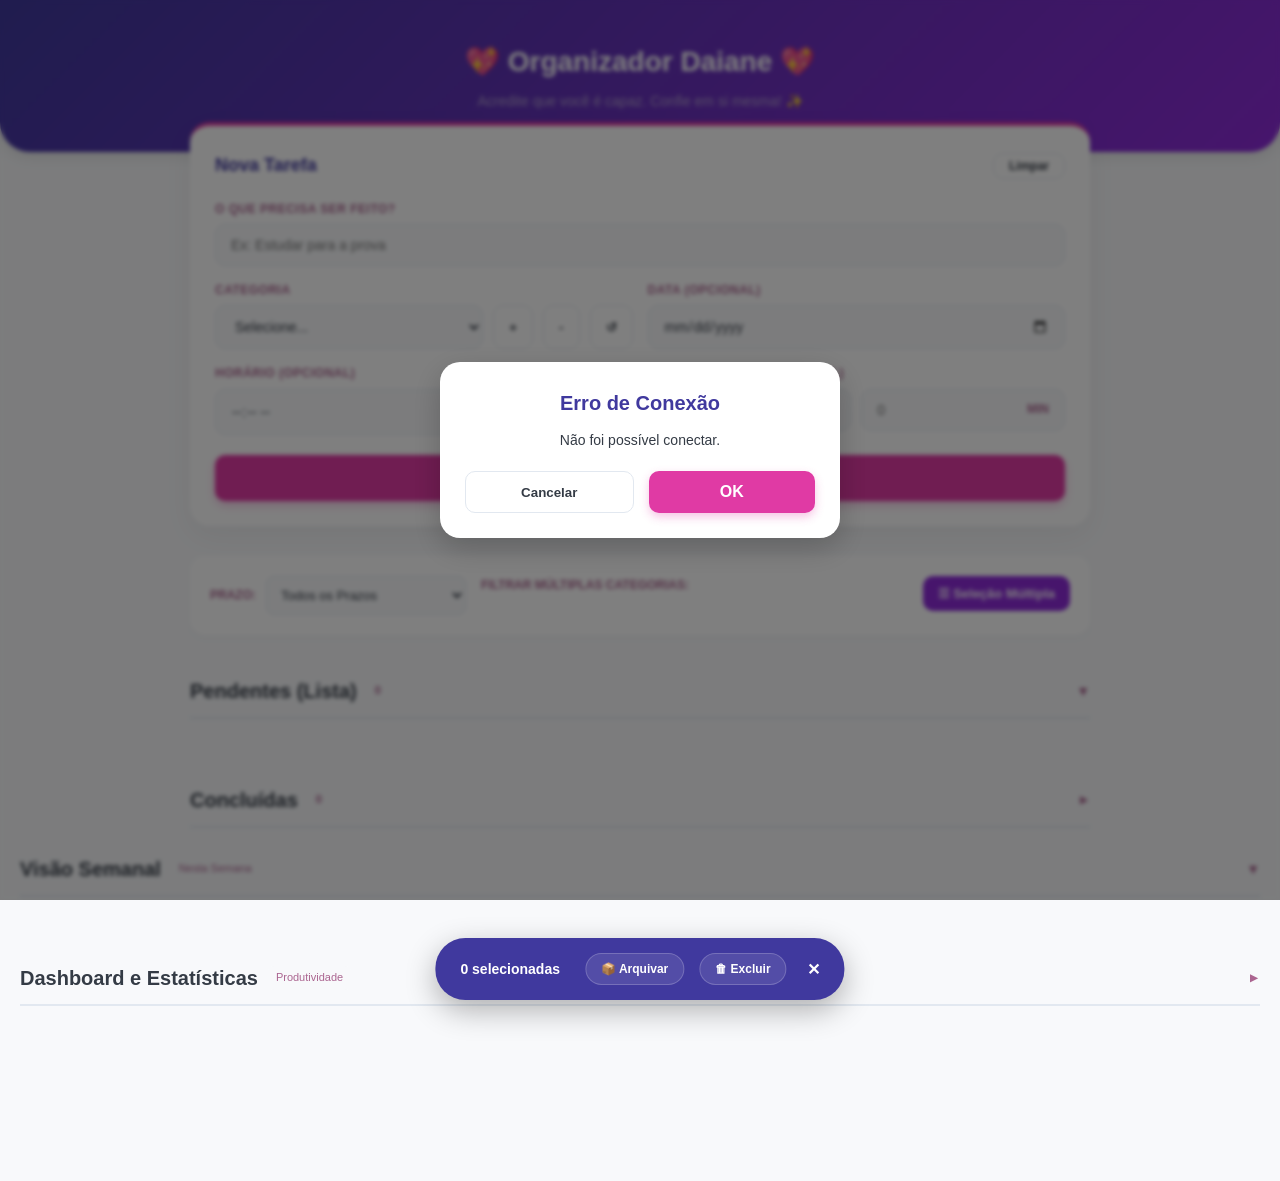
<file: Organizador.html>
<!DOCTYPE html>
<html lang="pt-BR">
<head>
    <meta charset="UTF-8">
    <meta name="viewport" content="width=device-width, initial-scale=1.0">
    <title>Meu Organizador</title>
    <style>
        /* Paleta de Cores Extraída da Imagem */
        :root {
            --color-blue: #3A80E0;
            --color-dark-blue: #40399E;
            --color-pink: #E03AA4;
            --color-dusty: #AB6590;
            --color-charcoal: #343B45;
            --color-lilac: #B2A1CF;
            --color-periwinkle: #9898F5;
            --color-purple: #8E2BD9;
            --color-bg: #F8F9FB;
            --color-white: #FFFFFF;
            --color-text: #343B45;
            --color-gray: #E2E8F0;
            
            /* Cores de Alerta */
            --color-danger-bg: #FFF0F0;
            --color-danger-border: #E74C3C;
            --color-danger-text: #C0392B;
        }

        * {
            margin: 0;
            padding: 0;
            box-sizing: border-box;
            font-family: -apple-system, BlinkMacSystemFont, "Segoe UI", Roboto, Helvetica, Arial, sans-serif;
        }

        html, body {
            background-color: var(--color-bg);
            color: var(--color-text);
            line-height: 1.6;
            padding-bottom: 80px; 
            overflow-x: hidden;
            width: 100%;
        }

        /* Header */
        header {
            background: linear-gradient(135deg, var(--color-dark-blue), var(--color-purple));
            color: var(--color-white);
            padding: 40px 20px;
            text-align: center;
            border-bottom-left-radius: 30px;
            border-bottom-right-radius: 30px;
            box-shadow: 0 4px 15px rgba(0,0,0,0.1);
            margin-bottom: 30px;
        }

        header h1 {
            font-size: 28px;
            font-weight: 700;
            margin-bottom: 5px;
        }

        header p {
            font-size: 14px;
            color: var(--color-lilac);
        }

        .container {
            max-width: 1280px; 
            margin: 0 auto;
            padding: 0 20px;
        }

        /* Isolamento de Largura para Listas e Formulários */
        .narrow-content {
            max-width: 900px;
            margin: 0 auto;
        }

        /* Formulário */
        .form-card {
            background: var(--color-white);
            padding: 25px;
            border-radius: 20px;
            box-shadow: 0 10px 30px rgba(0,0,0,0.05);
            margin-bottom: 30px;
            margin-top: -60px; 
            position: relative;
            border-top: 4px solid var(--color-pink);
        }

        .form-title {
            font-size: 18px;
            font-weight: 600;
            color: var(--color-dark-blue);
            margin-bottom: 20px;
            display: flex;
            justify-content: space-between;
            align-items: center;
        }

        .form-grid {
            display: grid;
            grid-template-columns: 1fr 1fr;
            gap: 15px;
        }

        .full-width {
            grid-column: 1 / -1;
        }

        .input-group {
            display: flex;
            flex-direction: column;
        }

        .input-group label {
            font-size: 12px;
            font-weight: 600;
            color: var(--color-dusty);
            margin-bottom: 5px;
            text-transform: uppercase;
            letter-spacing: 0.5px;
        }

        input, select {
            padding: 12px 15px;
            border: 1px solid var(--color-gray);
            border-radius: 10px;
            font-size: 14px;
            color: var(--color-text);
            background-color: var(--color-bg);
            transition: all 0.3s;
            outline: none;
        }

        input:focus, select:focus {
            border-color: var(--color-periwinkle);
            box-shadow: 0 0 0 3px rgba(152, 152, 245, 0.2);
        }

        .time-inputs-wrapper {
            display: flex;
            gap: 10px;
        }

        .time-inputs-wrapper .time-field {
            flex: 1;
            display: flex;
            align-items: center;
            background-color: var(--color-bg);
            border: 1px solid var(--color-gray);
            border-radius: 10px;
            padding-right: 15px;
            transition: all 0.3s;
        }

        .time-inputs-wrapper .time-field:focus-within {
            border-color: var(--color-periwinkle);
            box-shadow: 0 0 0 3px rgba(152, 152, 245, 0.2);
        }

        .time-inputs-wrapper input {
            border: none;
            box-shadow: none;
            background: transparent;
            width: 100%;
        }

        .time-inputs-wrapper input:focus {
            box-shadow: none;
        }

        .time-inputs-wrapper span {
            font-size: 12px;
            color: var(--color-dusty);
            font-weight: 700;
        }

        .category-wrapper {
            display: flex;
            gap: 10px;
        }

        .category-wrapper select {
            flex: 1;
        }

        button.action-btn {
            background-color: var(--color-white);
            color: var(--color-charcoal);
            border: 1px solid var(--color-gray);
            border-radius: 10px;
            padding: 0 15px;
            cursor: pointer;
            font-weight: 600;
            transition: 0.2s;
            display: flex;
            align-items: center;
            justify-content: center;
        }

        button.action-btn:hover {
            background-color: var(--color-gray);
        }

        .btn-submit {
            background-color: var(--color-pink);
            color: var(--color-white);
            border: none;
            padding: 14px;
            border-radius: 10px;
            font-size: 16px;
            font-weight: 600;
            cursor: pointer;
            width: 100%;
            margin-top: 20px;
            transition: background 0.3s;
            box-shadow: 0 4px 10px rgba(224, 58, 164, 0.3);
        }

        .btn-submit:hover {
            background-color: #c72b8d;
        }

        /* Gestão de Categoria */
        .new-category-box {
            display: none;
            background-color: var(--color-bg);
            padding: 15px;
            border-radius: 10px;
            margin-top: 10px;
            border: 1px dashed var(--color-lilac);
        }

        .new-category-box.active {
            display: flex;
            gap: 10px;
            align-items: center;
        }

        .new-category-box input {
            flex: 1;
        }

        /* Seção de Filtros com Chips Multi-seleção */
        .filter-section {
            background: var(--color-white);
            padding: 20px;
            border-radius: 15px;
            box-shadow: 0 4px 10px rgba(0,0,0,0.02);
            margin-bottom: 30px;
            display: flex;
            justify-content: space-between;
            align-items: flex-start;
            flex-wrap: wrap;
            gap: 15px;
        }

        .filter-section label {
            font-size: 12px;
            font-weight: 600;
            color: var(--color-dusty);
            text-transform: uppercase;
            white-space: nowrap;
        }

        .filter-section select {
            padding: 10px;
            border-radius: 8px;
            font-size: 13px;
            background-color: var(--color-bg);
            border: 1px solid var(--color-gray);
            width: 200px;
            max-width: 100%;
        }

        .filter-chips {
            display: flex;
            flex-wrap: wrap;
            gap: 8px;
        }

        .filter-chip {
            padding: 6px 14px;
            border-radius: 20px;
            background-color: var(--color-gray);
            color: var(--color-charcoal);
            font-size: 12px;
            font-weight: 600;
            cursor: pointer;
            transition: all 0.2s;
            border: 1px solid transparent;
            user-select: none;
        }

        .filter-chip:hover {
            background-color: #d1d9e6;
        }

        .filter-chip.active {
            background-color: var(--color-periwinkle);
            color: var(--color-white);
            border-color: var(--color-dark-blue);
        }

        /* Toggle Seleção em Massa */
        .bulk-toggle-btn {
            background-color: var(--color-purple);
            color: white;
            border: none;
            padding: 10px 15px;
            border-radius: 10px;
            font-weight: 600;
            font-size: 13px;
            cursor: pointer;
            transition: 0.2s;
        }
        .bulk-toggle-btn.active {
            background-color: var(--color-charcoal);
        }

        /* Listas e Accordion */
        .section-header {
            display: flex;
            justify-content: space-between;
            align-items: center;
            cursor: pointer;
            user-select: none;
            padding: 10px 0;
            border-bottom: 2px solid var(--color-gray);
            margin-bottom: 15px;
            transition: opacity 0.2s;
        }
        
        .section-header:hover {
            opacity: 0.7;
        }

        .section-header .title-area {
            display: flex;
            align-items: center;
            gap: 10px;
            font-size: 20px;
            font-weight: 600;
            color: var(--color-charcoal);
        }

        .toggle-icon {
            font-size: 14px;
            color: var(--color-dusty);
            transition: transform 0.3s ease;
        }

        .toggle-icon.rotated {
            transform: rotate(-90deg);
        }

        .collapsed-list {
            display: none !important;
        }

        .task-list {
            display: flex;
            flex-direction: column;
            gap: 15px;
            margin-bottom: 40px;
        }

        /* Subgrupos de Datas */
        .sub-group-header {
            font-size: 13px;
            font-weight: 700;
            color: var(--color-dusty);
            margin: 15px 0 5px 0;
            text-transform: uppercase;
            letter-spacing: 0.5px;
            padding-bottom: 5px;
            border-bottom: 1px solid var(--color-gray);
            display: flex;
            align-items: center;
            justify-content: space-between;
        }

        .sub-group-select-btn {
            background: none;
            border: 1px solid var(--color-periwinkle);
            color: var(--color-periwinkle);
            padding: 4px 10px;
            border-radius: 6px;
            font-size: 10px;
            font-weight: 600;
            cursor: pointer;
            display: none; 
        }

        body.selection-active .sub-group-select-btn {
            display: block;
        }

        /* Cards Refatorados */
        .task-card {
            background: var(--color-white);
            border-radius: 15px;
            padding: 20px;
            box-shadow: 0 4px 10px rgba(0,0,0,0.03);
            display: flex;
            align-items: center; 
            flex-wrap: nowrap;
            gap: 15px;
            border-left: 5px solid var(--color-blue);
            transition: transform 0.2s, background-color 0.3s;
            position: relative; /* Base de ancoragem para Z-Index isolado e Menu Kebab */
        }

        /* Elevador de contexto Z-Index dinâmico: Ativado quando o menu dropdown abre */
        .task-card.actions-open {
            z-index: 100;
        }

        .task-card:hover {
            transform: translateY(-2px);
        }

        .task-card.overdue {
            background-color: var(--color-danger-bg);
            border-left-color: var(--color-danger-border);
        }

        .task-card.overdue .task-title {
            color: var(--color-danger-text);
        }

        .task-card.completed {
            border-left-color: var(--color-dusty);
            opacity: 0.7;
        }

        .task-card.completed .task-title {
            text-decoration: line-through;
            color: var(--color-dusty);
        }

        /* Checkbox Vetorial Refinado */
        .checkbox-wrapper {
            position: relative;
            flex-shrink: 0;
            margin-top: 2px;
        }

        .checkbox-wrapper input[type="checkbox"] {
            appearance: none;
            width: 20px;
            height: 20px;
            border: 1.5px solid var(--color-periwinkle);
            border-radius: 5px;
            background-color: transparent;
            cursor: pointer;
            position: relative;
            transition: 0.2s;
            margin: 0;
        }

        .checkbox-wrapper input[type="checkbox"]:checked {
            background-color: var(--color-periwinkle);
            border-color: var(--color-periwinkle);
        }

        .checkbox-wrapper input[type="checkbox"]:checked::after {
            content: '';
            position: absolute;
            left: 5px;
            top: 2px;
            width: 5px;
            height: 10px;
            border: solid white;
            border-width: 0 2px 2px 0;
            transform: rotate(45deg);
        }

        /* Checkbox de Seleção em Massa */
        .bulk-checkbox-wrapper {
            display: none;
            position: relative;
            flex-shrink: 0;
            margin-top: 2px;
        }

        body.selection-active .bulk-checkbox-wrapper {
            display: block;
        }
        body.selection-active .checkbox-wrapper {
            display: none; 
        }
        body.selection-active .drag-handle {
            display: none; 
        }
        body.selection-active .task-actions {
            opacity: 0.2;
            pointer-events: none; 
        }

        .bulk-checkbox-wrapper input[type="checkbox"] {
            appearance: none;
            width: 20px;
            height: 20px;
            border: 1.5px solid var(--color-pink);
            border-radius: 5px;
            background-color: transparent;
            cursor: pointer;
            position: relative;
            transition: 0.2s;
            margin: 0;
        }

        .bulk-checkbox-wrapper input[type="checkbox"]:checked {
            background-color: var(--color-pink);
            border-color: var(--color-pink);
        }

        .bulk-checkbox-wrapper input[type="checkbox"]:checked::after {
            content: '';
            position: absolute;
            left: 5px;
            top: 2px;
            width: 5px;
            height: 10px;
            border: solid white;
            border-width: 0 2px 2px 0;
            transform: rotate(45deg);
        }

        .task-content {
            flex: 1;
            min-width: 0; 
        }

        .task-title {
            font-size: 16px;
            font-weight: 600;
            color: var(--color-dark-blue);
            margin-bottom: 8px;
            word-wrap: break-word;
        }

        /* Metadados: Impedindo deformação de layout com Nowrap Absoluto */
        .task-meta {
            display: flex;
            gap: 8px;
            flex-wrap: nowrap;
            align-items: center;
            overflow-x: auto;
            scrollbar-width: none; /* Firefox */
            -ms-overflow-style: none;  /* IE and Edge */
        }
        
        .task-meta::-webkit-scrollbar {
            display: none; /* Chrome, Safari and Opera */
        }

        .task-meta span {
            display: inline-flex;
            align-items: center;
            gap: 4px;
            white-space: nowrap;
            background-color: var(--color-bg);
            padding: 5px 10px;
            border-radius: 8px;
            color: var(--color-dusty);
            font-weight: 500;
            font-size: 12px;
            flex-shrink: 0;
        }

        .task-card.overdue .task-meta span {
            background-color: rgba(255, 255, 255, 0.7); 
        }

        .task-meta .badge {
            background-color: var(--color-periwinkle);
            color: var(--color-white);
            font-size: 11px;
            font-weight: 700;
            text-transform: uppercase;
            flex-shrink: 0;
            /* Truncamento para evitar pushs longos se a tela for pequena demais */
            max-width: 150px;
            overflow: hidden;
            text-overflow: ellipsis;
            white-space: nowrap;
            display: inline-block;
        }

        .task-card.overdue .task-meta .badge {
            background-color: var(--color-danger-border);
        }

        /* Ações Redesenhadas - Arquitetura Kebab Universal (Mobile + Desktop) */
        .task-actions {
            display: flex;
            align-items: center;
            flex-shrink: 0;
            position: relative;
        }

        .action-buttons-group {
            display: flex;
            gap: 8px;
            align-items: center;
        }

        /* Classes Utilitárias de Controle Condicional (Responsividade) */
        .mobile-only-item {
            display: none !important;
        }

        .icon-btn {
            background: var(--color-bg); 
            border: none;
            cursor: pointer;
            color: var(--color-dusty);
            transition: 0.2s;
            width: 34px;  
            height: 34px; 
            border-radius: 50%;
            display: flex;
            justify-content: center;
            align-items: center;
        }

        .icon-btn svg {
            width: 16px;
            height: 16px;
        }

        .icon-btn:hover {
            color: var(--color-charcoal);
            background-color: var(--color-gray);
        }
        
        .icon-btn.duplicate:hover { color: var(--color-purple); background-color: #f1e6fc; }

        /* Menu Dropdown Universal (Substituindo o engarrafamento de 5 botões) */
        .dropdown-menu {
            display: none;
            position: absolute;
            top: 100%;
            right: 0;
            margin-top: 5px;
            background: var(--color-white);
            border: 1px solid var(--color-gray);
            border-radius: 12px;
            box-shadow: 0 10px 25px rgba(0,0,0,0.1);
            flex-direction: column;
            min-width: 140px;
            z-index: 1000;
            overflow: hidden;
        }

        .task-actions.show-actions .dropdown-menu {
            display: flex;
        }

        .dropdown-item {
            background: none;
            border: none;
            padding: 12px 15px;
            text-align: left;
            font-size: 13px;
            font-weight: 600;
            color: var(--color-charcoal);
            cursor: pointer;
            transition: 0.2s;
            display: flex;
            align-items: center;
            gap: 8px;
            width: 100%;
        }

        .dropdown-item:hover {
            background: var(--color-bg);
        }

        .dropdown-item.danger {
            color: var(--color-danger-text);
        }

        .dropdown-item.danger:hover {
            background: var(--color-danger-bg);
        }

        .badge-count {
            background-color: var(--color-bg);
            color: var(--color-dusty);
            padding: 3px 8px;
            border-radius: 6px;
            font-size: 11px;
            font-weight: 600;
        }

        /* Visão Semanal */
        .weekly-grid {
            display: grid;
            grid-template-columns: repeat(7, 1fr);
            gap: 10px; 
            margin-bottom: 40px;
        }

        .day-column {
            background: var(--color-white);
            border-radius: 12px;
            padding: 10px; 
            border: 1px solid var(--color-gray); 
            box-shadow: 0 4px 10px rgba(0,0,0,0.02);
            min-height: 140px; 
            display: flex;
            flex-direction: column;
            gap: 8px;
        }

        .day-column.today {
            border: 2px solid var(--color-blue);
            background-color: #f4f8fc; 
        }

        .day-header {
            text-align: center;
            font-weight: 700;
            font-size: 14px;
            color: var(--color-dark-blue);
            padding: 8px; 
            background-color: var(--color-bg); 
            border-radius: 8px;
            margin-bottom: 5px;
        }

        .day-header span {
            display: block;
            font-size: 11px;
            color: var(--color-dusty);
            font-weight: 600;
            margin-top: 3px;
        }

        .weekly-task {
            font-size: 12px;
            background: var(--color-white);
            padding: 10px;
            border-radius: 8px;
            border: 1px solid var(--color-gray); 
            border-left: 4px solid var(--color-blue); 
            line-height: 1.4;
            color: var(--color-charcoal);
            box-shadow: 0 2px 4px rgba(0,0,0,0.02);
        }

        .weekly-task.completed {
            border-left-color: var(--color-dusty);
            opacity: 0.6;
            text-decoration: line-through;
        }

        .weekly-task strong {
            display: block;
            margin-bottom: 3px;
            color: var(--color-dark-blue);
        }

        /* Drag and Drop Customizations */
        .drag-handle {
            cursor: grab;
            color: var(--color-lilac);
            display: flex;
            align-items: center;
            justify-content: center;
            padding-right: 10px;
            transition: color 0.2s;
            flex-shrink: 0;
        }
        .drag-handle:hover {
            color: var(--color-dark-blue);
        }
        .task-card.dragging {
            opacity: 0.5;
            border: 2px dashed var(--color-blue);
            box-shadow: none;
        }
        .dnd-container {
            min-height: 10px;
            display: flex;
            flex-direction: column;
            gap: 15px; 
        }

        /* Barra Flutuante de Ações em Massa */
        .bulk-action-bar {
            position: fixed;
            bottom: -100px;
            left: 50%;
            transform: translateX(-50%);
            background: var(--color-dark-blue);
            color: white;
            padding: 15px 25px;
            border-radius: 30px;
            box-shadow: 0 10px 30px rgba(0,0,0,0.3);
            display: flex;
            gap: 15px;
            align-items: center;
            z-index: 4000;
            transition: bottom 0.3s cubic-bezier(0.175, 0.885, 0.32, 1.275);
        }

        body.selection-active .bulk-action-bar {
            bottom: 20px;
        }

        .bulk-action-bar span {
            font-weight: 600;
            font-size: 14px;
            margin-right: 10px;
        }

        .bulk-action-bar button {
            background: rgba(255,255,255,0.1);
            border: 1px solid rgba(255,255,255,0.2);
            color: white;
            padding: 8px 15px;
            border-radius: 20px;
            cursor: pointer;
            font-weight: 600;
            font-size: 12px;
            transition: 0.2s;
        }
        .bulk-action-bar button:hover {
            background: rgba(255,255,255,0.2);
        }
        .bulk-action-bar .btn-bulk-danger:hover {
            background: var(--color-danger-border);
            border-color: var(--color-danger-border);
        }

        /* Dashboard e Estatísticas */
        .dashboard-grid {
            display: grid;
            grid-template-columns: 1fr 1fr;
            gap: 20px;
            margin-bottom: 40px;
        }

        .dashboard-card {
            background: var(--color-white);
            border-radius: 15px;
            padding: 25px;
            box-shadow: 0 4px 10px rgba(0,0,0,0.03);
            border: 1px solid var(--color-gray);
            display: flex;
            flex-direction: column;
        }

        .dashboard-card h4 {
            color: var(--color-dark-blue);
            margin-bottom: 15px;
            font-size: 16px;
            border-bottom: 1px solid var(--color-gray);
            padding-bottom: 10px;
        }

        /* KPIs Container */
        .kpi-container {
            display: flex;
            gap: 15px;
            margin-top: 15px;
            flex: 1;
        }

        .kpi-box {
            flex: 1;
            background: var(--color-bg);
            border: 1px solid var(--color-gray);
            border-radius: 12px;
            padding: 20px 10px;
            text-align: center;
            display: flex;
            flex-direction: column;
            justify-content: center;
        }

        .kpi-value {
            font-size: 26px;
            font-weight: 700;
            color: var(--color-blue);
            margin-bottom: 5px;
        }

        .kpi-label {
            font-size: 11px;
            font-weight: 600;
            color: var(--color-dusty);
            text-transform: uppercase;
        }

        /* Progress Bars */
        .stat-row {
            display: flex;
            align-items: center;
            margin-bottom: 12px;
            gap: 15px;
        }

        .stat-label {
            width: 130px;
            font-size: 12px;
            font-weight: 600;
            color: var(--color-charcoal);
            white-space: nowrap;
            overflow: hidden;
            text-overflow: ellipsis;
        }

        .stat-bar-bg {
            flex: 1;
            background: var(--color-bg);
            height: 10px;
            border-radius: 5px;
            overflow: hidden;
            border: 1px solid var(--color-gray);
        }

        .stat-bar-fill {
            background: var(--color-periwinkle);
            height: 100%;
            border-radius: 5px;
            transition: width 0.5s ease-out;
        }

        .stat-val {
            width: 65px;
            text-align: right;
            font-size: 13px;
            font-weight: 700;
            color: var(--color-dusty);
        }

        /* Modais Customizados */
        .modal-overlay {
            position: fixed;
            top: 0; left: 0; right: 0; bottom: 0;
            background: rgba(0,0,0,0.5);
            display: flex;
            justify-content: center;
            align-items: center;
            z-index: 5000;
            padding: 20px;
            backdrop-filter: blur(2px);
        }

        .modal-content {
            background: var(--color-white);
            padding: 25px;
            border-radius: 20px;
            width: 100%;
            max-width: 400px;
            box-shadow: 0 10px 30px rgba(0,0,0,0.2);
            text-align: center;
        }

        .modal-content h3 {
            color: var(--color-dark-blue);
            margin-bottom: 10px;
            font-size: 20px;
        }

        .modal-content p {
            color: var(--color-charcoal);
            margin-bottom: 20px;
            font-size: 14px;
        }

        .modal-actions {
            display: flex;
            justify-content: center;
            gap: 15px;
            margin-top: 20px;
        }

        .modal-actions button {
            flex: 1;
            padding: 12px;
        }

        .btn-danger { background-color: #d9534f; }
        .btn-danger:hover { background-color: #c9302c; }
        .btn-archive { background-color: var(--color-blue); }
        .btn-archive:hover { background-color: #2b6ac4; }

        .inactive-cats {
            display: flex;
            flex-wrap: wrap;
            gap: 8px;
            justify-content: center;
            margin-bottom: 15px;
        }
        
        .inactive-cat-chip {
            padding: 6px 12px;
            border-radius: 15px;
            background: var(--color-pink);
            color: white;
            font-size: 12px;
            font-weight: 600;
            cursor: pointer;
            transition: opacity 0.2s;
        }
        
        .inactive-cat-chip:hover {
            opacity: 0.8;
        }

        #loader {
            position: fixed;
            top: 0; left: 0; right: 0; bottom: 0;
            background: rgba(255,255,255,0.8);
            display: flex;
            justify-content: center;
            align-items: center;
            z-index: 6000;
            font-weight: 600;
            color: var(--color-dark-blue);
            backdrop-filter: blur(2px);
        }

        .hidden {
            display: none !important;
        }

        /* Responsividade Extrema e Limpeza Mobile */
        @media (max-width: 768px) {
            .container { padding: 0 15px; }
            .narrow-content { padding: 0; }
            .form-card { padding: 20px; }
            
            /* Ajuste da grid do formulário para manter data e hora lado a lado no celular */
            .form-grid { grid-template-columns: 1fr 1fr; }
            .full-on-mobile { grid-column: 1 / -1; }
            
            .category-wrapper { flex-wrap: wrap; }
            .category-wrapper select { min-width: 100%; margin-bottom: 8px; }
            .category-wrapper button { flex: 1; padding: 12px 0; }

            /* Extingue a mecânica de arrasto esteticamente no mobile para não ocupar espaço */
            .drag-handle { 
                display: none !important; 
            }

            /* Em celulares, botões de ação em linha são escondidos e movidos nativamente para o Menu Kebab */
            .desktop-only-btn {
                display: none !important;
            }
            .mobile-only-item {
                display: flex !important;
            }
            
            .weekly-grid {
                display: flex;
                overflow-x: auto;
                scroll-snap-type: x mandatory;
                padding-bottom: 15px;
                gap: 15px;
            }
            
            .day-column { min-width: 250px; scroll-snap-align: start; }
            .weekly-grid::-webkit-scrollbar { height: 6px; }
            .weekly-grid::-webkit-scrollbar-track { background: var(--color-gray); border-radius: 10px; }
            .weekly-grid::-webkit-scrollbar-thumb { background: var(--color-lilac); border-radius: 10px; }
            
            .dashboard-grid { grid-template-columns: 1fr; }
            .kpi-container { flex-direction: column; }
            .bulk-action-bar { width: 90%; flex-wrap: wrap; justify-content: center; }
        }
    </style>
</head>
<body>

    <div id="loader">Carregando dados...</div>

    <!-- Modais Base -->
    <div id="customModal" class="modal-overlay hidden">
        <div class="modal-content">
            <h3 id="modalTitle">Confirmação</h3>
            <p id="modalMessage">Você tem certeza?</p>
            <div class="modal-actions">
                <button class="action-btn" onclick="closeModal()">Cancelar</button>
                <button class="btn-submit" id="modalConfirmBtn" style="margin-top: 0;">Confirmar</button>
            </div>
        </div>
    </div>

    <!-- Modal Reativar -->
    <div id="reactivateModal" class="modal-overlay hidden">
        <div class="modal-content">
            <h3>Reativar Categoria</h3>
            <p>Clique em uma categoria usada recentemente para reativá-la:</p>
            <div id="inactiveCatsList" class="inactive-cats"></div>
            <p style="margin-top:15px; font-size:12px; color:var(--color-dusty)">Ou digite o nome exato da categoria para restaurar manualmente:</p>
            <div style="display:flex; gap:10px;">
                <input type="text" id="manualReactivateInput" placeholder="Nome exato da categoria">
                <button class="btn-submit" style="margin-top:0; padding:10px;" onclick="reactivateManual()">Reativar</button>
            </div>
            <div class="modal-actions">
                <button class="action-btn" onclick="closeReactivateModal()">Fechar</button>
            </div>
        </div>
    </div>

    <header>
        <h1>💖 Organizador Daiane 💖</h1>
        <p>Acredite que você é capaz. Confie em si mesma! ✨</p>
    </header>

    <div class="container">
        
        <div class="narrow-content">
            <!-- Formulário -->
            <div class="form-card">
                <div class="form-title">
                    <span id="formActionTitle">Nova Tarefa</span>
                    <button type="button" class="action-btn" onclick="clearForm()" style="padding: 5px 15px; font-size: 12px;">Limpar</button>
                </div>
                
                <form id="taskForm" onsubmit="submitTarefa(event)">
                    <input type="hidden" id="tarefaId">
                    
                    <div class="form-grid">
                        <div class="input-group full-width full-on-mobile">
                            <label for="tarefa">O que precisa ser feito?</label>
                            <input type="text" id="tarefa" required placeholder="Ex: Estudar para a prova">
                        </div>

                        <div class="input-group full-on-mobile">
                            <label for="categoria">Categoria</label>
                            <div class="category-wrapper">
                                <select id="categoria" required>
                                    <option value="" disabled selected>Selecione...</option>
                                </select>
                                <button type="button" class="action-btn" onclick="toggleNewCategory()" title="Nova Categoria">+</button>
                                <button type="button" class="action-btn" onclick="removeCurrentCategory()" title="Desativar Categoria Selecionada">-</button>
                                <button type="button" class="action-btn" onclick="openReactivateModal()" title="Reativar Categorias">↺</button>
                            </div>
                            
                            <div class="new-category-box" id="newCategoryBox">
                                <input type="text" id="novaCategoriaInput" placeholder="Nome da nova categoria">
                                <button type="button" class="action-btn" onclick="saveNewCategory()">Salvar</button>
                            </div>
                        </div>

                        <div class="input-group">
                            <label for="data">Data (Opcional)</label>
                            <input type="date" id="data">
                        </div>

                        <div class="input-group">
                            <label for="horario">Horário (Opcional)</label>
                            <input type="time" id="horario">
                        </div>

                        <div class="input-group full-on-mobile">
                            <label>Tempo Estimado (Opcional)</label>
                            <div class="time-inputs-wrapper">
                                <div class="time-field">
                                    <input type="number" id="tempoHoras" min="0" placeholder="0">
                                    <span>H</span>
                                </div>
                                <div class="time-field">
                                    <input type="number" id="tempoMinutos" min="0" max="59" placeholder="0">
                                    <span>MIN</span>
                                </div>
                            </div>
                        </div>
                    </div>

                    <button type="submit" class="btn-submit" id="btnSubmit">Salvar Tarefa</button>
                </form>
            </div>

            <!-- Filtros Globais (Listas) -->
            <div class="filter-section">
                <div style="display: flex; gap: 10px; align-items: center;">
                    <label>Prazo:</label>
                    <select id="filterDate" onchange="renderTarefas()">
                        <option value="all">Todos os Prazos</option>
                        <option value="atrasadas">Atrasadas</option>
                        <option value="hoje">Hoje</option>
                        <option value="amanha">Amanhã</option>
                        <option value="futuro">Futuro</option>
                        <option value="semData">Sem Data</option>
                    </select>
                </div>
                
                <div>
                    <label style="margin-bottom: 8px; display: block;">Filtrar Múltiplas Categorias:</label>
                    <div id="categoryFilters" class="filter-chips"></div>
                </div>
                
                <div style="margin-left: auto;">
                    <button class="bulk-toggle-btn" id="btnToggleBulk" onclick="toggleSelectionMode()">☰ Seleção Múltipla</button>
                </div>
            </div>

            <!-- Pendentes -->
            <div class="section-header" onclick="toggleSection('listaPendentes', this)">
                <div class="title-area">
                    Pendentes (Lista)
                    <span class="badge-count" id="countPendentes">0</span>
                </div>
                <span class="toggle-icon">▼</span>
            </div>
            <div class="task-list" id="listaPendentes"></div>

            <!-- Concluídas -->
            <div class="section-header" onclick="toggleSection('listaConcluidas', this)">
                <div class="title-area">
                    Concluídas
                    <span class="badge-count" id="countConcluidas">0</span>
                </div>
                <span class="toggle-icon rotated">▼</span>
            </div>
            <div class="task-list collapsed-list" id="listaConcluidas"></div>
        </div>

        <!-- Visão Semanal e Dashboards escapam do constrangimento de largura -->
        <!-- Visão Semanal -->
        <div class="section-header" onclick="toggleSection('weeklyView', this)">
            <div class="title-area">
                Visão Semanal
                <span class="badge-count" style="font-weight:normal;">Nesta Semana</span>
            </div>
            <span class="toggle-icon">▼</span>
        </div>
        <div class="weekly-grid" id="weeklyView"></div>

        <!-- Dashboard e Estatísticas -->
        <div class="section-header" onclick="toggleSection('dashboardView', this)">
            <div class="title-area">
                Dashboard e Estatísticas
                <span class="badge-count" style="font-weight:normal;">Produtividade</span>
            </div>
            <span class="toggle-icon rotated">▼</span>
        </div>
        <div id="dashboardView" class="collapsed-list">
            <div style="margin-bottom: 20px; display: flex; gap: 10px; align-items: center;">
                <span style="font-size: 12px; font-weight: 600; color: var(--color-dusty); text-transform: uppercase;">Período Analisado:</span>
                <select id="dashboardPeriodFilter" onchange="renderDashboard()" style="padding: 8px 12px; border-radius: 8px; font-size: 13px; background-color: var(--color-white); border: 1px solid var(--color-gray);">
                    <option value="hoje">Hoje</option>
                    <option value="semana" selected>Esta Semana</option>
                    <option value="mes">Este Mês</option>
                    <option value="all">Todo o Período</option>
                </select>
            </div>
            
            <div class="dashboard-grid">
                <!-- Card 1: Produtividade Agregada -->
                <div class="dashboard-card" id="dashTaskStats"></div>
                <!-- Card 2: Horas por Matéria -->
                <div class="dashboard-card" id="dashTimeStats"></div>
            </div>
        </div>

    </div>

    <!-- Barra Flutuante de Ações em Massa -->
    <div class="bulk-action-bar" id="bulkActionBar">
        <span id="bulkCountLabel">0 selecionadas</span>
        <button onclick="executeBulkAction('archive')">📦 Arquivar</button>
        <button onclick="executeBulkAction('delete')" class="btn-bulk-danger">🗑 Excluir</button>
        <button onclick="toggleSelectionMode()" style="background:transparent; border:none; padding:0; margin-left:5px; font-size: 16px;">✕</button>
    </div>

    <script>
        const APP_SCRIPT_URL = 'https://script.google.com/macros/s/AKfycbwBDmm4skxObab4KsC1NgKpSqnV9hCH-_-tGKyXy8J2s32OpRcElmlzd5R9RTfQxIlByw/exec'; 

        let state = {
            tarefas: [],
            categorias: [],
            selectedCategoryFilters: [] 
        };

        // Estado do Modo de Seleção Múltipla
        let isSelectionMode = false;
        let selectedTaskIds = new Set();
        let modalCallback = null;

        // Auto Fechamento do Menu Kebab ao clicar fora
        document.addEventListener('click', (e) => {
            if (!e.target.closest('.task-actions')) {
                document.querySelectorAll('.task-actions.show-actions').forEach(el => {
                    el.classList.remove('show-actions');
                    const card = el.closest('.task-card');
                    if (card) card.classList.remove('actions-open');
                });
            }
        });

        function toggleCardActions(id) {
            // Fecha qualquer outro aberto
            document.querySelectorAll('.task-actions.show-actions').forEach(el => {
                if (el.id !== 'actions-' + id) {
                    el.classList.remove('show-actions');
                    el.closest('.task-card').classList.remove('actions-open');
                }
            });
            
            const actionsDiv = document.getElementById('actions-' + id);
            const card = actionsDiv.closest('.task-card');
            
            if (actionsDiv.classList.contains('show-actions')) {
                actionsDiv.classList.remove('show-actions');
                card.classList.remove('actions-open');
            } else {
                actionsDiv.classList.add('show-actions');
                card.classList.add('actions-open'); // Eleva o z-index dinamicamente
            }
        }

        function showModal(title, message, btnText, btnClass, callback) {
            document.getElementById('modalTitle').textContent = title;
            document.getElementById('modalMessage').textContent = message;
            const confirmBtn = document.getElementById('modalConfirmBtn');
            confirmBtn.textContent = btnText;
            confirmBtn.className = 'btn-submit ' + btnClass;
            modalCallback = callback;
            document.getElementById('customModal').classList.remove('hidden');
        }

        function closeModal() {
            document.getElementById('customModal').classList.add('hidden');
            modalCallback = null;
        }

        document.getElementById('modalConfirmBtn').addEventListener('click', () => {
            if (modalCallback) modalCallback();
            closeModal();
        });

        async function fetchAPI(payload) {
            try {
                const response = await fetch(APP_SCRIPT_URL, {
                    method: 'POST',
                    headers: { 'Content-Type': 'text/plain;charset=utf-8' },
                    body: JSON.stringify(payload)
                });
                const result = await response.json();
                if(result.status === 'error') {
                    showModal('Erro', result.message, 'OK', '', () => {});
                }
                return result.data;
            } catch (error) {
                showModal('Erro de Conexão', 'Não foi possível conectar.', 'OK', '', () => {});
                console.error(error);
            }
        }

        window.onload = async () => {
            showLoader(true);
            await loadData();
            showLoader(false);
        };

        function saveLocalOrder() {
            const order = state.tarefas.map(t => t.id);
            localStorage.setItem('organizador_tarefas_order', JSON.stringify(order));
        }

        async function loadData() {
            const data = await fetchAPI({ action: 'getInitData' });
            if (data) {
                state.tarefas = data.tarefas;
                state.categorias = data.categorias;

                const savedOrder = JSON.parse(localStorage.getItem('organizador_tarefas_order'));
                if (savedOrder && Array.isArray(savedOrder)) {
                    state.tarefas.sort((a, b) => {
                        let idxA = savedOrder.indexOf(a.id);
                        let idxB = savedOrder.indexOf(b.id);
                        if (idxA === -1) idxA = Number.MAX_SAFE_INTEGER;
                        if (idxB === -1) idxB = Number.MAX_SAFE_INTEGER;
                        return idxA - idxB;
                    });
                }

                renderCategorias();
                renderTarefas();
            }
        }

        function getLocalYYYYMMDD(dateObj) {
            const year = dateObj.getFullYear();
            const month = String(dateObj.getMonth() + 1).padStart(2, '0');
            const day = String(dateObj.getDate()).padStart(2, '0');
            return `${year}-${month}-${day}`;
        }

        function getStartOfWeek(date) {
            const d = new Date(date);
            const day = d.getDay();
            const diff = d.getDate() - day + (day === 0 ? -6 : 1);
            return new Date(d.setDate(diff));
        }

        function formatMinutesToHours(minutes) {
            if (!minutes || isNaN(minutes) || minutes <= 0) return "0m";
            const h = Math.floor(minutes / 60);
            const m = minutes % 60;
            let res = [];
            if (h > 0) res.push(`${h}h`);
            if (m > 0) res.push(`${m}m`);
            return res.join(' ');
        }

        function formatTimeValue(rawTime) {
            if (!rawTime) return '';
            if (typeof rawTime === 'string') {
                if (rawTime.includes('T')) {
                    const match = rawTime.match(/T(\d{2}:\d{2})/);
                    return match ? match[1] : '';
                }
                if (/^\d{2}:\d{2}$/.test(rawTime)) {
                    return rawTime;
                }
            }
            return String(rawTime);
        }

        // ==========================================
        // GESTÃO DE MÚLTIPLA SELEÇÃO EM MASSA
        // ==========================================
        
        function toggleSelectionMode() {
            isSelectionMode = !isSelectionMode;
            selectedTaskIds.clear();
            
            const btn = document.getElementById('btnToggleBulk');
            if (isSelectionMode) {
                document.body.classList.add('selection-active');
                btn.classList.add('active');
                btn.textContent = "✕ Cancelar Seleção";
            } else {
                document.body.classList.remove('selection-active');
                btn.classList.remove('active');
                btn.textContent = "☰ Seleção Múltipla";
            }
            
            updateBulkActionBar();
            renderTarefas(); 
        }

        function toggleTaskSelection(id) {
            if (selectedTaskIds.has(id)) {
                selectedTaskIds.delete(id);
            } else {
                selectedTaskIds.add(id);
            }
            updateBulkActionBar();
        }

        function selectAllInGroup(groupClass, listId) {
            const container = document.getElementById(listId);
            const checkboxes = container.querySelectorAll(`.bulk-checkbox-${groupClass}`);
            
            let allSelected = true;
            checkboxes.forEach(cb => {
                if (!selectedTaskIds.has(cb.value)) allSelected = false;
            });

            checkboxes.forEach(cb => {
                if (allSelected) {
                    selectedTaskIds.delete(cb.value);
                    cb.checked = false;
                } else {
                    selectedTaskIds.add(cb.value);
                    cb.checked = true;
                }
            });
            updateBulkActionBar();
        }

        function updateBulkActionBar() {
            document.getElementById('bulkCountLabel').textContent = `${selectedTaskIds.size} selecionadas`;
        }

        async function executeBulkAction(actionType) {
            if (selectedTaskIds.size === 0) return;
            
            const actionName = actionType === 'archive' ? 'arquivar' : 'excluir';
            const btnClass = actionType === 'archive' ? 'btn-archive' : 'btn-danger';
            
            showModal(
                "Ação em Massa", 
                `Tem certeza que deseja ${actionName} ${selectedTaskIds.size} tarefa(s)? Isso não pode ser desfeito rapidamente.`, 
                "Confirmar", 
                btnClass, 
                async () => {
                    showLoader(true);
                    const idsToProcess = Array.from(selectedTaskIds);
                    
                    // Optimistic UI Update
                    state.tarefas = state.tarefas.filter(t => !idsToProcess.includes(t.id));
                    selectedTaskIds.clear();
                    toggleSelectionMode(); 
                    
                    // Execução Backend Sequencial
                    for (const id of idsToProcess) {
                        const payloadAction = actionType === 'archive' ? 'archiveTarefa' : 'deleteTarefa';
                        await fetchAPI({ action: payloadAction, id: id });
                    }
                    
                    saveLocalOrder();
                    showLoader(false);
                }
            );
        }

        // ==========================================
        // RENDERIZAÇÃO DA UI E LÓGICA
        // ==========================================

        function renderCategorias() {
            const selectForm = document.getElementById('categoria');
            const chipsContainer = document.getElementById('categoryFilters');
            const currentFormValue = selectForm.value;
            
            selectForm.innerHTML = '<option value="" disabled selected>Selecione...</option>';
            chipsContainer.innerHTML = ''; 

            state.selectedCategoryFilters = state.selectedCategoryFilters.filter(c => state.categorias.includes(c));

            state.categorias.forEach(cat => {
                const optionF = document.createElement('option');
                optionF.value = cat;
                optionF.textContent = cat;
                selectForm.appendChild(optionF);

                const chip = document.createElement('div');
                chip.className = `filter-chip ${state.selectedCategoryFilters.includes(cat) ? 'active' : ''}`;
                chip.textContent = cat;
                chip.onclick = () => { toggleCategoryFilter(cat); };
                chipsContainer.appendChild(chip);
            });

            if (currentFormValue && state.categorias.includes(currentFormValue)) {
                selectForm.value = currentFormValue;
            }
        }

        function toggleCategoryFilter(cat) {
            const index = state.selectedCategoryFilters.indexOf(cat);
            if (index > -1) {
                state.selectedCategoryFilters.splice(index, 1); 
            } else {
                state.selectedCategoryFilters.push(cat); 
            }
            renderCategorias(); 
            renderTarefas(); 
        }

        function buildCardHTML(t, bucketTemporal) {
            let dataDisplay = '';
            if(t.data) {
                const [y, m, d] = t.data.split('-');
                dataDisplay = `<span>📅 ${d}/${m}</span>`;
            }

            let horaDisplay = '';
            let horaLimpa = formatTimeValue(t.horario);
            if (horaLimpa) {
                horaDisplay = `<span>⏰ ${horaLimpa}</span>`;
            }

            let tempoDisplay = '';
            if (t.tempo) {
                let totalMinutos = parseInt(t.tempo);
                if (!isNaN(totalMinutos) && totalMinutos > 0) {
                    tempoDisplay = `<span>⏳ ${formatMinutesToHours(totalMinutos)}</span>`;
                } else if (isNaN(totalMinutos) && typeof t.tempo === 'string') {
                    tempoDisplay = `<span>⏳ ${t.tempo}</span>`;
                }
            }
            
            const isCheckedSelection = selectedTaskIds.has(t.id) ? 'checked' : '';

            // Oculta a alça de arrasto se a tarefa estiver concluída e utiliza SVG refinado
            const dragIcon = !t.concluida ? `
                <div class="drag-handle" title="Segure para arrastar">
                    <svg width="14" height="20" viewBox="0 0 14 20" fill="currentColor">
                        <circle cx="4" cy="4" r="1.5"/><circle cx="10" cy="4" r="1.5"/>
                        <circle cx="4" cy="10" r="1.5"/><circle cx="10" cy="10" r="1.5"/>
                        <circle cx="4" cy="16" r="1.5"/><circle cx="10" cy="16" r="1.5"/>
                    </svg>
                </div>` : '';

            return `
                ${dragIcon}
                <div class="bulk-checkbox-wrapper">
                    <input type="checkbox" class="bulk-checkbox-${bucketTemporal}" value="${t.id}" ${isCheckedSelection} onchange="toggleTaskSelection('${t.id}')">
                </div>
                <div class="checkbox-wrapper">
                    <input type="checkbox" ${t.concluida ? 'checked' : ''} onchange="toggleStatus('${t.id}', this.checked)">
                </div>
                <div class="task-content">
                    <div class="task-title">${t.tarefa}</div>
                    <div class="task-meta">
                        <span class="badge" title="${t.categoria}">${t.categoria}</span>
                        ${dataDisplay}
                        ${horaDisplay}
                        ${tempoDisplay}
                    </div>
                </div>
                <div class="task-actions" id="actions-${t.id}">
                    <div class="action-buttons-group">
                        <button class="icon-btn duplicate desktop-only-btn" onclick="duplicateTarefa('${t.id}')" title="Duplicar">
                            <svg width="16" height="16" fill="none" stroke="currentColor" stroke-width="2" stroke-linecap="round" stroke-linejoin="round" viewBox="0 0 24 24"><rect x="9" y="9" width="13" height="13" rx="2" ry="2"></rect><path d="M5 15H4a2 2 0 0 1-2-2V4a2 2 0 0 1 2-2h9a2 2 0 0 1 2 2v1"></path></svg>
                        </button>
                        <button class="icon-btn desktop-only-btn" onclick="editTarefa('${t.id}')" title="Editar">
                            <svg width="16" height="16" fill="none" stroke="currentColor" stroke-width="2" stroke-linecap="round" stroke-linejoin="round" viewBox="0 0 24 24"><path d="M11 4H4a2 2 0 0 0-2 2v14a2 2 0 0 0 2 2h14a2 2 0 0 0 2-2v-7"></path><path d="M18.5 2.5a2.121 2.121 0 0 1 3 3L12 15l-4 1 1-4 9.5-9.5z"></path></svg>
                        </button>
                        <button class="icon-btn action-toggle-btn" onclick="toggleCardActions('${t.id}')" title="Opções">
                            <svg width="18" height="18" fill="none" stroke="currentColor" stroke-width="2" stroke-linecap="round" stroke-linejoin="round" viewBox="0 0 24 24"><circle cx="12" cy="12" r="1.5"></circle><circle cx="12" cy="5" r="1.5"></circle><circle cx="12" cy="19" r="1.5"></circle></svg>
                        </button>
                    </div>
                    <div class="dropdown-menu">
                        <button class="dropdown-item mobile-only-item" onclick="duplicateTarefa('${t.id}')">⧉ Duplicar</button>
                        <button class="dropdown-item mobile-only-item" onclick="editTarefa('${t.id}')">✎ Editar</button>
                        <button class="dropdown-item" onclick="archiveTarefa('${t.id}')">📦 Arquivar</button>
                        <button class="dropdown-item danger" onclick="deleteTarefa('${t.id}')">🗑 Excluir</button>
                    </div>
                </div>
            `;
        }

        function renderTarefas() {
            const listPendentes = document.getElementById('listaPendentes');
            const listConcluidas = document.getElementById('listaConcluidas');
            listPendentes.innerHTML = '';
            listConcluidas.innerHTML = '';

            const dateFilter = document.getElementById('filterDate').value;
            const todayObj = new Date();
            const todayStr = getLocalYYYYMMDD(todayObj);
            
            const tomorrowObj = new Date(todayObj);
            tomorrowObj.setDate(tomorrowObj.getDate() + 1);
            const tomorrowStr = getLocalYYYYMMDD(tomorrowObj);
            
            const startOfThisWeekObj = getStartOfWeek(todayObj);
            const startOfThisWeekStr = getLocalYYYYMMDD(startOfThisWeekObj);
            
            const startOfLastWeekObj = new Date(startOfThisWeekObj);
            startOfLastWeekObj.setDate(startOfLastWeekObj.getDate() - 7);
            const startOfLastWeekStr = getLocalYYYYMMDD(startOfLastWeekObj);

            let pendentesCount = 0;
            let concluidasCount = 0;

            const gruposPendentes = {
                atrasadas: { label: "🔴 Atrasadas", items: [] },
                hoje: { label: "🟢 Hoje", items: [] },
                amanha: { label: "🟡 Amanhã", items: [] },
                futuro: { label: "🔵 Futuro", items: [] },
                semData: { label: "⚪ Sem Data", items: [] }
            };
            
            const gruposConcluidas = {
                estaSemana: { label: "📅 Esta Semana", items: [] },
                semanaPassada: { label: "📅 Semana Passada", items: [] },
                antigas: { label: "🕰️ Mais Antigas", items: [] }
            };

            state.tarefas.forEach(t => {
                if (state.selectedCategoryFilters.length > 0 && !state.selectedCategoryFilters.includes(t.categoria)) return; 
                
                let bucketTemporal = 'semData';
                
                if (!t.concluida) {
                    if (t.data) {
                        if (t.data < todayStr) bucketTemporal = 'atrasadas';
                        else if (t.data === todayStr) bucketTemporal = 'hoje';
                        else if (t.data === tomorrowStr) bucketTemporal = 'amanha';
                        else bucketTemporal = 'futuro';
                    }
                    if (dateFilter !== 'all' && bucketTemporal !== dateFilter) return; 
                } else {
                    if (!t.data || t.data >= startOfThisWeekStr) bucketTemporal = 'estaSemana';
                    else if (t.data >= startOfLastWeekStr && t.data < startOfThisWeekStr) bucketTemporal = 'semanaPassada';
                    else bucketTemporal = 'antigas';
                    
                    if (dateFilter === 'semData' && t.data) return;
                }

                const card = document.createElement('div');
                card.className = `task-card ${t.concluida ? 'completed' : ''}`;
                if (bucketTemporal === 'atrasadas' && !t.concluida) card.classList.add('overdue');
                
                card.innerHTML = buildCardHTML(t, bucketTemporal);

                if (!t.concluida) {
                    card.setAttribute('draggable', 'true');
                    card.dataset.id = t.id;
                    card.dataset.grupo = bucketTemporal;

                    card.addEventListener('dragstart', (e) => {
                        if(isSelectionMode) { e.preventDefault(); return; }
                        e.dataTransfer.effectAllowed = 'move';
                        card.dataset.origSibling = card.nextElementSibling ? card.nextElementSibling.dataset.id : 'null';
                        setTimeout(() => card.classList.add('dragging'), 0);
                    });

                    card.addEventListener('dragend', () => card.classList.remove('dragging'));
                    gruposPendentes[bucketTemporal].items.push(card);
                    pendentesCount++;
                } else {
                    gruposConcluidas[bucketTemporal].items.push(card);
                    concluidasCount++;
                }
            });

            ['atrasadas', 'hoje', 'amanha', 'futuro', 'semData'].forEach(key => {
                const grupo = gruposPendentes[key];
                if (grupo.items.length > 0) {
                    const header = document.createElement('div');
                    header.className = 'sub-group-header';
                    header.innerHTML = `
                        <span>${grupo.label}</span>
                        <button class="sub-group-select-btn" onclick="selectAllInGroup('${key}', 'listaPendentes')">Selecionar Grupo</button>
                    `;
                    listPendentes.appendChild(header);
                    
                    const groupWrapper = document.createElement('div');
                    groupWrapper.className = 'dnd-container';
                    groupWrapper.dataset.grupo = key;
                    setupDnD(groupWrapper);
                    
                    grupo.items.forEach(card => groupWrapper.appendChild(card));
                    listPendentes.appendChild(groupWrapper);
                }
            });

            ['estaSemana', 'semanaPassada', 'antigas'].forEach(key => {
                const grupo = gruposConcluidas[key];
                if (grupo.items.length > 0) {
                    const header = document.createElement('div');
                    header.className = 'sub-group-header';
                    header.innerHTML = `
                        <span>${grupo.label}</span>
                        <button class="sub-group-select-btn" onclick="selectAllInGroup('${key}', 'listaConcluidas')">Selecionar Grupo</button>
                    `;
                    listConcluidas.appendChild(header);
                    grupo.items.forEach(card => listConcluidas.appendChild(card));
                }
            });

            if(pendentesCount === 0) listPendentes.innerHTML = '<p style="color: var(--color-lilac); font-size: 14px; margin-top:10px;">Nenhuma tarefa pendente encontrada.</p>';
            if(concluidasCount === 0) listConcluidas.innerHTML = '<p style="color: var(--color-lilac); font-size: 14px; margin-top:10px;">Nenhuma tarefa concluída encontrada.</p>';

            document.getElementById('countPendentes').textContent = pendentesCount;
            document.getElementById('countConcluidas').textContent = concluidasCount;

            renderWeeklyView(todayObj, todayStr);
            renderDashboard(); 
        }

        function renderWeeklyView(todayObj, todayStr) {
            const weeklyContainer = document.getElementById('weeklyView');
            weeklyContainer.innerHTML = '';

            const startOfWeek = getStartOfWeek(todayObj); 
            const daysOfWeekNames = ["Seg", "Ter", "Qua", "Qui", "Sex", "Sáb", "Dom"];

            for (let i = 0; i < 7; i++) {
                const currentDayObj = new Date(startOfWeek);
                currentDayObj.setDate(startOfWeek.getDate() + i);
                
                const currentDayStr = getLocalYYYYMMDD(currentDayObj);
                const isToday = currentDayStr === todayStr;

                const tasksForDay = state.tarefas.filter(t => {
                    if (t.data !== currentDayStr) return false;
                    if (state.selectedCategoryFilters.length > 0 && !state.selectedCategoryFilters.includes(t.categoria)) return false;
                    return true;
                });

                const col = document.createElement('div');
                col.className = `day-column ${isToday ? 'today' : ''}`;
                
                const formatedDateStr = `${String(currentDayObj.getDate()).padStart(2, '0')}/${String(currentDayObj.getMonth() + 1).padStart(2, '0')}`;
                
                col.innerHTML = `
                    <div class="day-header">
                        ${daysOfWeekNames[i]}
                        <span>${formatedDateStr}</span>
                    </div>
                `;

                if (tasksForDay.length === 0) {
                    col.innerHTML += `<div style="font-size:10px; color:var(--color-lilac); text-align:center; margin-top:10px;">Livre</div>`;
                } else {
                    tasksForDay.forEach(t => {
                        const taskBlock = document.createElement('div');
                        taskBlock.className = `weekly-task ${t.concluida ? 'completed' : ''}`;
                        
                        let horaLimpa = formatTimeValue(t.horario);
                        if (horaLimpa) horaLimpa = ` - ${horaLimpa}`;

                        taskBlock.innerHTML = `<strong>${t.tarefa}</strong><span style="color:var(--color-dusty); font-size:9px">${t.categoria}${horaLimpa}</span>`;
                        col.appendChild(taskBlock);
                    });
                }
                weeklyContainer.appendChild(col);
            }
        }

        function renderDashboard() {
            const period = document.getElementById('dashboardPeriodFilter').value;
            const containerTasks = document.getElementById('dashTaskStats');
            const containerTime = document.getElementById('dashTimeStats');
            
            const todayObj = new Date();
            const todayStr = getLocalYYYYMMDD(todayObj);
            const startOfWeekObj = getStartOfWeek(todayObj);
            const startOfWeekStr = getLocalYYYYMMDD(startOfWeekObj);
            const endOfWeekObj = new Date(startOfWeekObj);
            endOfWeekObj.setDate(endOfWeekObj.getDate() + 6);
            const endOfWeekStr = getLocalYYYYMMDD(endOfWeekObj);
            const startOfMonthStr = `${todayObj.getFullYear()}-${String(todayObj.getMonth()+1).padStart(2,'0')}-01`;
            const endOfMonthObj = new Date(todayObj.getFullYear(), todayObj.getMonth() + 1, 0);
            const endOfMonthStr = getLocalYYYYMMDD(endOfMonthObj);

            let productivityTasks = state.tarefas.filter(t => {
                if (!t.concluida) return false; 
                if (!t.data) return period === 'all';
                if (period === 'hoje') return t.data === todayStr;
                if (period === 'semana') return t.data >= startOfWeekStr && t.data <= endOfWeekStr;
                if (period === 'mes') return t.data >= startOfMonthStr && t.data <= endOfMonthStr;
                return true;
            });

            let totalMinutosGeral = 0;
            let diasUnicos = new Set();
            const tempoPorCategoria = {};
            let maxTempoCategoria = 0;

            productivityTasks.forEach(t => {
                if (t.data) diasUnicos.add(t.data);
                
                if (t.tempo && !isNaN(parseInt(t.tempo))) {
                    const mins = parseInt(t.tempo);
                    totalMinutosGeral += mins;
                    if (!tempoPorCategoria[t.categoria]) tempoPorCategoria[t.categoria] = 0;
                    tempoPorCategoria[t.categoria] += mins;
                }
            });

            const diasProdutivos = diasUnicos.size;
            const mediaMinutosPorDia = diasProdutivos > 0 ? Math.round(totalMinutosGeral / diasProdutivos) : 0;

            containerTasks.innerHTML = `
                <h4>Visão Geral</h4>
                <div class="kpi-container">
                    <div class="kpi-box">
                        <span class="kpi-value">${formatMinutesToHours(totalMinutosGeral)}</span>
                        <span class="kpi-label">Tempo Total</span>
                    </div>
                    <div class="kpi-box">
                        <span class="kpi-value">${diasProdutivos}</span>
                        <span class="kpi-label">Dias Ativos</span>
                    </div>
                    <div class="kpi-box">
                        <span class="kpi-value">${formatMinutesToHours(mediaMinutosPorDia)}</span>
                        <span class="kpi-label">Média / Dia</span>
                    </div>
                </div>
            `;

            const arrayCategorias = Object.keys(tempoPorCategoria).map(cat => {
                const tempo = tempoPorCategoria[cat];
                if (tempo > maxTempoCategoria) maxTempoCategoria = tempo;
                return { nome: cat, tempo: tempo };
            }).sort((a, b) => b.tempo - a.tempo);

            let timeStatsHTML = `<h4>Horas por Matéria</h4>`;
            
            if (arrayCategorias.length === 0) {
                timeStatsHTML += `<p style="font-size:13px; color:var(--color-dusty); margin-top:20px; text-align:center;">Nenhuma atividade com tempo registrado foi concluída neste período.</p>`;
            } else {
                arrayCategorias.forEach(cat => {
                    const flexPercent = maxTempoCategoria === 0 ? 0 : Math.round((cat.tempo / maxTempoCategoria) * 100);
                    timeStatsHTML += `
                        <div class="stat-row">
                            <span class="stat-label" title="${cat.nome}">${cat.nome}</span>
                            <div class="stat-bar-bg">
                                <div class="stat-bar-fill" style="width: ${flexPercent}%"></div>
                            </div>
                            <span class="stat-val">${formatMinutesToHours(cat.tempo)}</span>
                        </div>
                    `;
                });
            }

            containerTime.innerHTML = timeStatsHTML;
        }

        function openReactivateModal() {
            const modal = document.getElementById('reactivateModal');
            const listContainer = document.getElementById('inactiveCatsList');
            document.getElementById('manualReactivateInput').value = '';
            listContainer.innerHTML = '';

            const todasCategoriasEmUso = [...new Set(state.tarefas.map(t => t.categoria))];
            const categoriasInativasDetectadas = todasCategoriasEmUso.filter(c => c && !state.categorias.includes(c));

            if (categoriasInativasDetectadas.length === 0) {
                listContainer.innerHTML = '<span style="font-size:12px; color:var(--color-lilac)">Nenhuma inativa detectada nas tarefas visíveis.</span>';
            } else {
                categoriasInativasDetectadas.forEach(cat => {
                    const chip = document.createElement('div');
                    chip.className = 'inactive-cat-chip';
                    chip.textContent = cat + " ↺";
                    chip.onclick = () => executeReactivate(cat);
                    listContainer.appendChild(chip);
                });
            }
            modal.classList.remove('hidden');
        }

        function closeReactivateModal() {
            document.getElementById('reactivateModal').classList.add('hidden');
        }

        function reactivateManual() {
            const nome = document.getElementById('manualReactivateInput').value.trim();
            if (nome) executeReactivate(nome);
        }

        async function executeReactivate(nome) {
            closeReactivateModal();
            showLoader(true);
            await fetchAPI({ action: 'addCategoria', nome: nome });
            if (!state.categorias.includes(nome)) state.categorias.push(nome);
            renderCategorias();
            showLoader(false);
            showModal("Sucesso", `A categoria "${nome}" foi restaurada e está pronta para uso!`, "Legal", "", () => {});
        }

        function toggleSection(listId, headerElement) {
            const list = document.getElementById(listId);
            const icon = headerElement.querySelector('.toggle-icon');
            list.classList.toggle('collapsed-list');
            icon.classList.toggle('rotated');
        }

        async function submitTarefa(e) {
            e.preventDefault();
            showLoader(true);
            const id = document.getElementById('tarefaId').value;
            const inputHoras = parseInt(document.getElementById('tempoHoras').value) || 0;
            const inputMinutos = parseInt(document.getElementById('tempoMinutos').value) || 0;
            const totalMinutos = (inputHoras * 60) + inputMinutos;

            const dataObj = {
                tarefa: document.getElementById('tarefa').value,
                categoria: document.getElementById('categoria').value,
                data: document.getElementById('data').value,
                horario: document.getElementById('horario').value,
                tempo: totalMinutos > 0 ? totalMinutos : ""
            };

            if (id) {
                await fetchAPI({ action: 'updateTarefa', data: { id, ...dataObj } });
                const index = state.tarefas.findIndex(t => t.id === id);
                state.tarefas[index] = { ...state.tarefas[index], ...dataObj };
            } else {
                const res = await fetchAPI({ action: 'addTarefa', data: dataObj });
                if(res) {
                    state.tarefas.push({ id: res.id, concluida: false, ...dataObj });
                }
            }
            saveLocalOrder();
            clearForm();
            renderTarefas();
            showLoader(false);
        }

        function duplicateTarefa(id) {
            const t = state.tarefas.find(x => x.id === id);
            if (!t) return;

            document.getElementById('tarefaId').value = ''; 
            document.getElementById('tarefa').value = t.tarefa + ' (Cópia)';
            document.getElementById('data').value = t.data;
            document.getElementById('horario').value = formatTimeValue(t.horario);
            
            if (t.tempo && !isNaN(parseInt(t.tempo))) {
                document.getElementById('tempoHoras').value = Math.floor(t.tempo / 60) || '';
                document.getElementById('tempoMinutos').value = t.tempo % 60 || '';
            } else {
                document.getElementById('tempoHoras').value = '';
                document.getElementById('tempoMinutos').value = '';
            }
            
            const select = document.getElementById('categoria');
            if (!state.categorias.includes(t.categoria)) {
                const option = document.createElement('option');
                option.value = t.categoria;
                option.textContent = t.categoria + ' (Inativa)';
                select.appendChild(option);
            }
            select.value = t.categoria;
            document.getElementById('formActionTitle').textContent = "Nova Tarefa (Duplicada)";
            document.getElementById('btnSubmit').textContent = "Salvar Tarefa";
            document.getElementById('tarefa').focus();
            window.scrollTo({ top: 0, behavior: 'smooth' });
        }

        function editTarefa(id) {
            const t = state.tarefas.find(x => x.id === id);
            if (!t) return;

            document.getElementById('tarefaId').value = t.id;
            document.getElementById('tarefa').value = t.tarefa;
            document.getElementById('data').value = t.data;
            document.getElementById('horario').value = formatTimeValue(t.horario);
            
            if (t.tempo && !isNaN(parseInt(t.tempo))) {
                document.getElementById('tempoHoras').value = Math.floor(t.tempo / 60) || '';
                document.getElementById('tempoMinutos').value = t.tempo % 60 || '';
            } else {
                document.getElementById('tempoHoras').value = '';
                document.getElementById('tempoMinutos').value = '';
            }
            
            const select = document.getElementById('categoria');
            if (!state.categorias.includes(t.categoria)) {
                const option = document.createElement('option');
                option.value = t.categoria;
                option.textContent = t.categoria + ' (Inativa)';
                select.appendChild(option);
            }
            select.value = t.categoria;
            document.getElementById('formActionTitle').textContent = "Editar Tarefa";
            document.getElementById('btnSubmit').textContent = "Atualizar Tarefa";
            document.getElementById('tarefa').focus();
            window.scrollTo({ top: 0, behavior: 'smooth' });
        }

        // ==========================================
        // SISTEMA DE DRAG AND DROP
        // ==========================================

        function setupDnD(container) {
            container.addEventListener('dragover', e => {
                e.preventDefault();
                const draggable = document.querySelector('.dragging');
                if (!draggable || draggable.dataset.grupo !== container.dataset.grupo) return;

                const afterElement = getDragAfterElement(container, e.clientY);
                if (afterElement == null) {
                    container.appendChild(draggable);
                } else {
                    container.insertBefore(draggable, afterElement);
                }
            });

            container.addEventListener('drop', async e => {
                e.preventDefault();
                const draggable = document.querySelector('.dragging');
                if (!draggable || draggable.dataset.grupo !== container.dataset.grupo) return;

                const draggedId = draggable.dataset.id;
                const afterElement = getDragAfterElement(container, e.clientY);
                const targetId = afterElement ? afterElement.dataset.id : 'null';

                if (draggable.dataset.origSibling === targetId) return;

                reorderState(draggedId, targetId);
                saveLocalOrder();
                renderTarefas();
            });
        }

        function getDragAfterElement(container, y) {
            const draggableElements = [...container.querySelectorAll('.task-card:not(.dragging)')];
            return draggableElements.reduce((closest, child) => {
                const box = child.getBoundingClientRect();
                const offset = y - box.top - box.height / 2;
                if (offset < 0 && offset > closest.offset) {
                    return { offset: offset, element: child };
                } else {
                    return closest;
                }
            }, { offset: Number.NEGATIVE_INFINITY }).element;
        }

        function reorderState(draggedId, targetId) {
            const draggedIndex = state.tarefas.findIndex(t => t.id === draggedId);
            if (draggedIndex === -1) return;
            const [draggedTask] = state.tarefas.splice(draggedIndex, 1);

            if (targetId && targetId !== 'null') {
                const targetIndex = state.tarefas.findIndex(t => t.id === targetId);
                state.tarefas.splice(targetIndex, 0, draggedTask);
            } else {
                state.tarefas.push(draggedTask);
            }
        }

        async function toggleStatus(id, isChecked) {
            const index = state.tarefas.findIndex(t => t.id === id);
            state.tarefas[index].concluida = isChecked;
            renderTarefas(); 
            fetchAPI({ action: 'toggleConcluida', id: id, status: isChecked });
        }

        function archiveTarefa(id) {
            showModal("Arquivar Tarefa", "A tarefa sairá da lista e irá para a aba Arquivadas. Continuar?", "Arquivar", "btn-archive", async () => {
                showLoader(true);
                state.tarefas = state.tarefas.filter(t => t.id !== id);
                saveLocalOrder();
                renderTarefas();
                await fetchAPI({ action: 'archiveTarefa', id: id });
                showLoader(false);
            });
        }

        function deleteTarefa(id) {
            showModal("Excluir Tarefa", "Enviar esta tarefa para a Lixeira? Ela será deletada após 30 dias.", "Sim, excluir", "btn-danger", async () => {
                showLoader(true);
                state.tarefas = state.tarefas.filter(t => t.id !== id);
                saveLocalOrder();
                renderTarefas();
                await fetchAPI({ action: 'deleteTarefa', id: id });
                showLoader(false);
            });
        }

        function clearForm() {
            document.getElementById('taskForm').reset();
            document.getElementById('tarefaId').value = '';
            document.getElementById('tempoHoras').value = '';
            document.getElementById('tempoMinutos').value = '';
            document.getElementById('formActionTitle').textContent = "Nova Tarefa";
            document.getElementById('btnSubmit').textContent = "Salvar Tarefa";
        }

        function toggleNewCategory() {
            const box = document.getElementById('newCategoryBox');
            box.classList.toggle('active');
            if(box.classList.contains('active')) document.getElementById('novaCategoriaInput').focus();
        }

        async function saveNewCategory() {
            const input = document.getElementById('novaCategoriaInput');
            const nome = input.value.trim();
            if (!nome) return;
            showLoader(true);
            await fetchAPI({ action: 'addCategoria', nome: nome });
            if (!state.categorias.includes(nome)) state.categorias.push(nome);
            renderCategorias();
            document.getElementById('categoria').value = nome;
            input.value = '';
            toggleNewCategory();
            showLoader(false);
        }

        function removeCurrentCategory() {
            const select = document.getElementById('categoria');
            const nome = select.value;
            if(!nome) {
                showModal("Aviso", "Selecione uma categoria para desativar.", "Entendi", "", () => {});
                return;
            }
            showModal("Desativar Categoria", `Desativar a categoria "${nome}"? Tarefas antigas não serão afetadas.`, "Sim, desativar", "btn-danger", async () => {
                showLoader(true);
                await fetchAPI({ action: 'desativarCategoria', nome: nome });
                state.categorias = state.categorias.filter(c => c !== nome);
                renderCategorias();
                showLoader(false);
            });
        }

        function showLoader(show) {
            document.getElementById('loader').classList.toggle('hidden', !show);
        }
    </script>
</body>
</html>
</file>
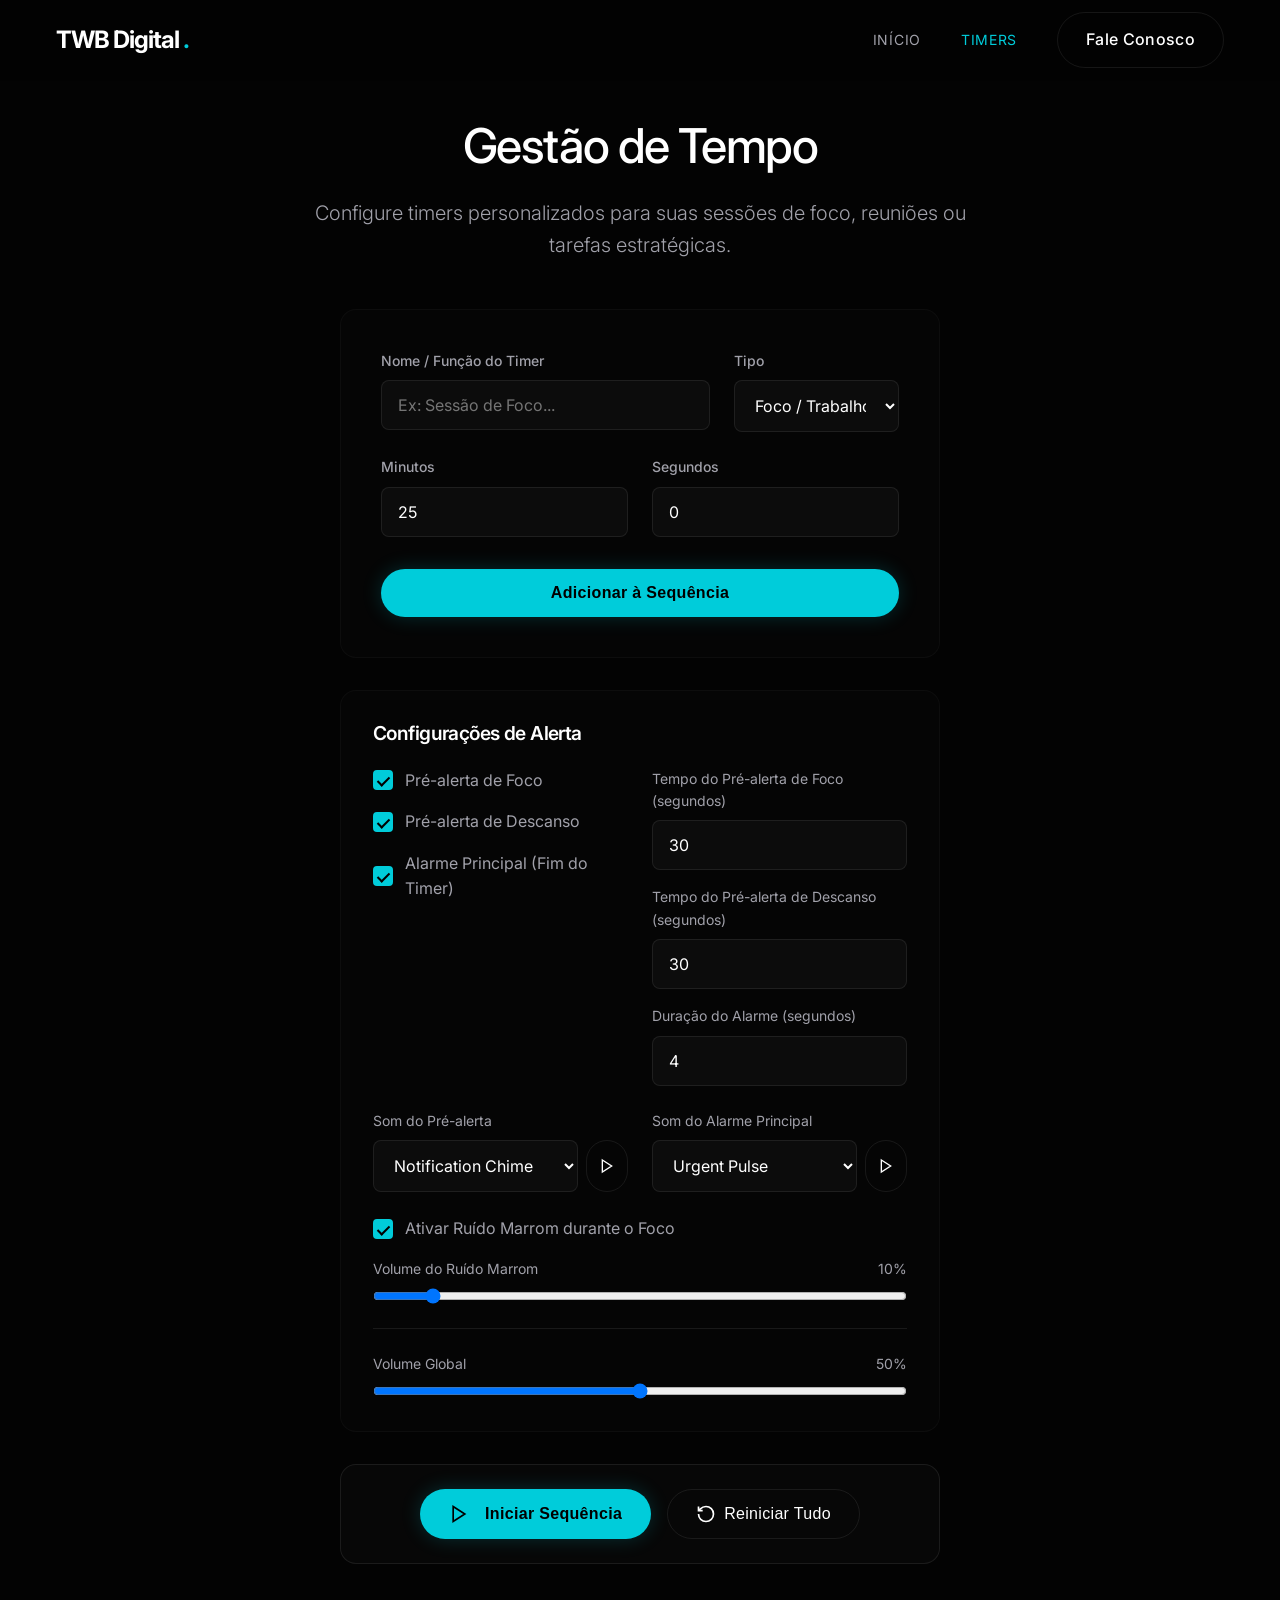
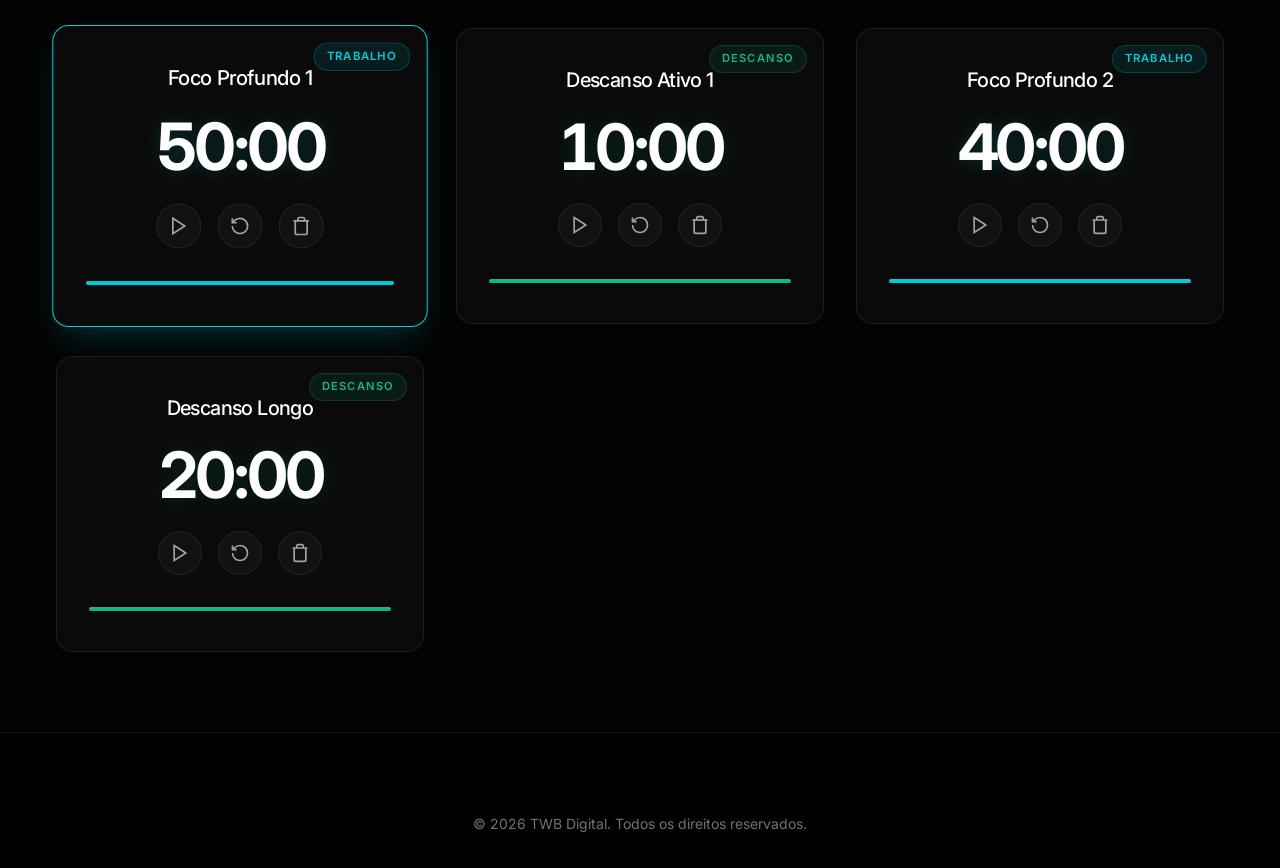
<file: timers.html>
<!DOCTYPE html>
<html lang="pt-BR">
<head>
    <meta charset="UTF-8">
    <meta name="viewport" content="width=device-width, initial-scale=1.0">
    <title>Timers | TWB Digital</title>
    <meta name="description" content="Ferramenta de gestão de tempo e produtividade da TWB Digital.">
    <link rel="icon" href="data:image/svg+xml,<svg xmlns=%22http://www.w3.org/2000/svg%22 viewBox=%220 0 100 100%22><text y=%22.9em%22 font-size=%2290%22>⏱️</text></svg>">
    <link rel="stylesheet" href="/style.css">
</head>
<body>
    <!-- Header -->
    <header class="header" id="header">
        <div class="container header-container">
            <a href="/index.html" class="logo">
                <span class="logo-text">TWB Digital<span class="logo-dot">.</span></span>
            </a>
            <button class="mobile-menu-btn" aria-label="Abrir menu">
                <svg xmlns="http://www.w3.org/2000/svg" width="24" height="24" viewBox="0 0 24 24" fill="none" stroke="currentColor" stroke-width="2" stroke-linecap="round" stroke-linejoin="round"><line x1="3" y1="12" x2="21" y2="12"></line><line x1="3" y1="6" x2="21" y2="6"></line><line x1="3" y1="18" x2="21" y2="18"></line></svg>
            </button>
            <nav class="nav" id="nav">
                <ul class="nav-list">
                    <li><a href="/index.html" class="nav-link">Início</a></li>
                    <li><a href="/timers.html" class="nav-link" style="color: var(--color-primary);">Timers</a></li>
                    <li><a href="https://wa.me/5512996304490" class="btn btn-outline nav-btn" target="_blank" rel="noopener noreferrer">Fale Conosco</a></li>
                </ul>
            </nav>
        </div>
    </header>

    <main style="padding-top: 120px; min-height: calc(100vh - 200px); padding-bottom: var(--spacing-xl);">
        <div class="container">
            <div class="section-header">
                <h1 class="section-title" style="font-size: 3rem;">Gestão de Tempo</h1>
                <p class="section-desc">Configure timers personalizados para suas sessões de foco, reuniões ou tarefas estratégicas.</p>
            </div>

            <!-- Form to Add Timer -->
            <div class="card card-alt" style="max-width: 600px; margin: 0 auto 2rem; padding: 2.5rem;">
                <form id="timer-form" style="display: flex; flex-direction: column; gap: 1.5rem;">
                    <div style="display: grid; grid-template-columns: 2fr 1fr; gap: 1.5rem;">
                        <div style="display: flex; flex-direction: column; gap: 0.5rem;">
                            <label for="timer-name" style="color: var(--color-text); font-size: 0.875rem; font-weight: 500;">Nome / Função do Timer</label>
                            <input type="text" id="timer-name" placeholder="Ex: Sessão de Foco..." required class="form-input">
                        </div>
                        <div style="display: flex; flex-direction: column; gap: 0.5rem;">
                            <label for="timer-type" style="color: var(--color-text); font-size: 0.875rem; font-weight: 500;">Tipo</label>
                            <select id="timer-type" class="form-input" style="cursor: pointer;">
                                <option value="work">Foco / Trabalho</option>
                                <option value="rest">Descanso Ativo</option>
                            </select>
                        </div>
                    </div>
                    <div style="display: grid; grid-template-columns: 1fr 1fr; gap: 1.5rem;">
                        <div style="display: flex; flex-direction: column; gap: 0.5rem;">
                            <label for="timer-minutes" style="color: var(--color-text); font-size: 0.875rem; font-weight: 500;">Minutos</label>
                            <input type="number" id="timer-minutes" min="0" max="999" value="25" required class="form-input">
                        </div>
                        <div style="display: flex; flex-direction: column; gap: 0.5rem;">
                            <label for="timer-seconds" style="color: var(--color-text); font-size: 0.875rem; font-weight: 500;">Segundos</label>
                            <input type="number" id="timer-seconds" min="0" max="59" value="0" required class="form-input">
                        </div>
                    </div>
                    <button type="submit" class="btn btn-primary" style="width: 100%; margin-top: 0.5rem;">Adicionar à Sequência</button>
                </form>
            </div>

            <!-- Configurações de Alerta -->
            <div class="card card-alt" style="max-width: 600px; margin: 0 auto 2rem; padding: 2rem;">
                <h3 style="margin-bottom: 1.5rem; font-size: 1.2rem; color: var(--color-heading);">Configurações de Alerta</h3>
                
                <div style="display: grid; grid-template-columns: 1fr 1fr; gap: 1.5rem; margin-bottom: 1.5rem;">
                    <div style="display: flex; flex-direction: column; gap: 1rem;">
                        <label style="display: flex; align-items: center; gap: 0.75rem; color: var(--color-text); cursor: pointer;">
                            <input type="checkbox" id="enable-focus-prealert" checked class="custom-checkbox">
                            <span>Pré-alerta de Foco</span>
                        </label>
                        <label style="display: flex; align-items: center; gap: 0.75rem; color: var(--color-text); cursor: pointer;">
                            <input type="checkbox" id="enable-rest-prealert" checked class="custom-checkbox">
                            <span>Pré-alerta de Descanso</span>
                        </label>
                        <label style="display: flex; align-items: center; gap: 0.75rem; color: var(--color-text); cursor: pointer;">
                            <input type="checkbox" id="enable-main-alarm" checked class="custom-checkbox">
                            <span>Alarme Principal (Fim do Timer)</span>
                        </label>
                    </div>
                    <div style="display: flex; flex-direction: column; gap: 1rem;">
                        <div style="display: flex; flex-direction: column; gap: 0.5rem;">
                            <label for="focus-prealert-time" style="color: var(--color-text); font-size: 0.875rem;">Tempo do Pré-alerta de Foco (segundos)</label>
                            <input type="number" id="focus-prealert-time" value="30" min="1" max="300" class="form-input" style="width: 100%;">
                        </div>
                        <div style="display: flex; flex-direction: column; gap: 0.5rem;">
                            <label for="rest-prealert-time" style="color: var(--color-text); font-size: 0.875rem;">Tempo do Pré-alerta de Descanso (segundos)</label>
                            <input type="number" id="rest-prealert-time" value="30" min="1" max="300" class="form-input" style="width: 100%;">
                        </div>
                        <div style="display: flex; flex-direction: column; gap: 0.5rem;">
                            <label for="alarm-duration" style="color: var(--color-text); font-size: 0.875rem;">Duração do Alarme (segundos)</label>
                            <input type="number" id="alarm-duration" value="4" min="2" max="10" class="form-input" style="width: 100%;">
                        </div>
                    </div>
                </div>

                <div style="display: grid; grid-template-columns: 1fr 1fr; gap: 1.5rem; margin-bottom: 1.5rem;">
                    <div style="display: flex; flex-direction: column; gap: 0.5rem;">
                        <label for="prealert-sound" style="color: var(--color-text); font-size: 0.875rem;">Som do Pré-alerta</label>
                        <div style="display: flex; gap: 0.5rem;">
                            <select id="prealert-sound" class="form-input" style="flex: 1;">
                                <option value="chime">Notification Chime</option>
                                <option value="retro">Retro Success</option>
                                <option value="urgent">Urgent Pulse</option>
                            </select>
                            <button type="button" class="btn btn-outline btn-preview" id="btn-preview-prealert" title="Testar Som">
                                <svg width="16" height="16" viewBox="0 0 24 24" fill="none" stroke="currentColor" stroke-width="2"><polygon points="5 3 19 12 5 21 5 3"></polygon></svg>
                            </button>
                        </div>
                    </div>
                    <div style="display: flex; flex-direction: column; gap: 0.5rem;">
                        <label for="main-alarm-sound" style="color: var(--color-text); font-size: 0.875rem;">Som do Alarme Principal</label>
                        <div style="display: flex; gap: 0.5rem;">
                            <select id="main-alarm-sound" class="form-input" style="flex: 1;">
                                <option value="urgent">Urgent Pulse</option>
                                <option value="chime">Notification Chime</option>
                                <option value="retro">Retro Success</option>
                            </select>
                            <button type="button" class="btn btn-outline btn-preview" id="btn-preview-alarm" title="Testar Som">
                                <svg width="16" height="16" viewBox="0 0 24 24" fill="none" stroke="currentColor" stroke-width="2"><polygon points="5 3 19 12 5 21 5 3"></polygon></svg>
                            </button>
                        </div>
                    </div>
                </div>

                <div style="display: flex; flex-direction: column; gap: 1rem; margin-bottom: 1.5rem; padding-bottom: 1.5rem; border-bottom: 1px solid var(--color-border);">
                    <label style="display: flex; align-items: center; gap: 0.75rem; color: var(--color-text); cursor: pointer;">
                        <input type="checkbox" id="enable-brown-noise" checked class="custom-checkbox">
                        <span>Ativar Ruído Marrom durante o Foco</span>
                    </label>
                    <div style="display: flex; flex-direction: column; gap: 0.5rem;">
                        <label for="brown-noise-volume" style="color: var(--color-text); font-size: 0.875rem; display: flex; justify-content: space-between;">
                            <span>Volume do Ruído Marrom</span>
                            <span id="brown-noise-volume-value">10%</span>
                        </label>
                        <input type="range" id="brown-noise-volume" min="0" max="100" value="10" style="width: 100%; cursor: pointer;">
                    </div>
                </div>

                <div style="display: flex; flex-direction: column; gap: 0.5rem;">
                    <label for="global-volume" style="color: var(--color-text); font-size: 0.875rem; display: flex; justify-content: space-between;">
                        <span>Volume Global</span>
                        <span id="volume-value">50%</span>
                    </label>
                    <input type="range" id="global-volume" min="0" max="100" value="50" style="width: 100%; cursor: pointer;">
                </div>
            </div>

            <!-- Global Controls -->
            <div class="sequence-controls" style="max-width: 600px; margin: 0 auto 4rem; display: flex; justify-content: center; gap: 1rem; background: rgba(255,255,255,0.02); padding: 1.5rem; border-radius: var(--radius-md); border: 1px solid var(--color-border);">
                <button class="btn btn-primary" id="btn-toggle-seq" style="min-width: 220px; display: flex; align-items: center; justify-content: center; gap: 0.5rem;">
                    <svg width="20" height="20" viewBox="0 0 24 24" fill="none" stroke="currentColor" stroke-width="2"><polygon points="5 3 19 12 5 21 5 3"></polygon></svg>
                    Iniciar Sequência
                </button>
                <button class="btn btn-outline" id="btn-reset-seq" style="display: flex; align-items: center; justify-content: center; gap: 0.5rem;">
                    <svg width="20" height="20" viewBox="0 0 24 24" fill="none" stroke="currentColor" stroke-width="2"><path d="M3 12a9 9 0 1 0 9-9 9.75 9.75 0 0 0-6.74 2.74L3 8"></path><polyline points="3 3 3 8 8 8"></polyline></svg>
                    Reiniciar Tudo
                </button>
            </div>

            <!-- Timers Grid -->
            <div class="grid cards-grid" id="timers-container">
                <!-- Timers will be injected here by JS -->
            </div>
        </div>
    </main>

    <!-- Footer -->
    <footer class="footer">
        <div class="container">
            <div class="footer-bottom" style="border-top: none; padding-top: 0;">
                <p>&copy; <span id="current-year"></span> TWB Digital. Todos os direitos reservados.</p>
            </div>
        </div>
    </footer>

    <script src="/script.js"></script>
    <script src="/timers.js"></script>
</body>
</html>
</file>
<file: style.css>
@import url('https://fonts.googleapis.com/css2?family=Inter:wght@300;400;500;600;700&display=swap');

:root {
    /* Nova Identidade Visual - Premium Dark Tech */
    --color-primary: #00ccda;
    --color-primary-dark: #009ba6;
    --color-primary-glow: rgba(0, 204, 218, 0.15);
    
    --color-bg: #030303; /* Quase preto */
    --color-surface: #0a0a0a;
    --color-surface-hover: #121212;
    
    --color-border: rgba(255, 255, 255, 0.08);
    --color-border-hover: rgba(0, 204, 218, 0.3);
    
    --color-heading: #ffffff;
    --color-text: #a1a1aa; /* Zinc 400 */
    --color-text-muted: #71717a; /* Zinc 500 */
    
    --font-sans: 'Inter', system-ui, -apple-system, sans-serif;
    
    --container-width: 1200px;
    --spacing-sm: 1rem;
    --spacing-md: 2rem;
    --spacing-lg: 3rem;
    --spacing-xl: 5rem;
    
    --radius-sm: 8px;
    --radius-md: 16px;
    --radius-lg: 24px;
    
    --transition: all 0.4s cubic-bezier(0.4, 0, 0.2, 1);
}

/* Reset & Base */
* { margin: 0; padding: 0; box-sizing: border-box; }
html { scroll-behavior: smooth; font-size: 16px; background-color: var(--color-bg); overflow-x: hidden; width: 100%; max-width: 100vw; }
body {
    font-family: var(--font-sans);
    color: var(--color-text);
    background-color: var(--color-bg);
    line-height: 1.6;
    -webkit-font-smoothing: antialiased;
    -moz-osx-font-smoothing: grayscale;
    overflow-x: hidden;
    width: 100%;
    position: relative;
}

h1, h2, h3, h4, h5, h6 {
    color: var(--color-heading);
    font-weight: 600;
    line-height: 1.1;
    letter-spacing: -0.03em;
}

a { text-decoration: none; color: var(--color-primary); transition: var(--transition); }
ul { list-style: none; }
img { max-width: 100%; height: auto; display: block; }

/* Layout */
.container { width: 100%; max-width: var(--container-width); margin: 0 auto; padding: 0 var(--spacing-sm); position: relative; z-index: 1; }
.section { padding: var(--spacing-xl) 0; position: relative; }

.section-header { text-align: center; max-width: 700px; margin: 0 auto var(--spacing-lg); }
.section-title { font-size: 3rem; margin-bottom: 1.5rem; font-weight: 500; }
.section-desc { font-size: 1.25rem; color: var(--color-text); font-weight: 300; }

.grid { display: grid; gap: var(--spacing-md); }
.cards-grid { grid-template-columns: repeat(auto-fit, minmax(280px, 1fr)); }
.split-grid { grid-template-columns: 1fr 1fr; align-items: center; gap: var(--spacing-lg); }

/* Buttons */
.btn {
    display: inline-flex; align-items: center; justify-content: center; gap: 0.75rem;
    padding: 0.875rem 1.75rem; border-radius: 100px; font-weight: 500;
    cursor: pointer; transition: var(--transition); font-size: 1rem;
    border: 1px solid transparent; letter-spacing: 0.02em;
}
.btn-primary {
    background-color: var(--color-primary); color: #000000; font-weight: 600;
    box-shadow: 0 0 20px rgba(0, 204, 218, 0.2);
}
.btn-primary:hover {
    background-color: var(--color-primary-dark); transform: translateY(-2px);
    box-shadow: 0 8px 25px rgba(0, 204, 218, 0.4);
}
.btn-outline {
    background-color: transparent; border-color: var(--color-border); color: var(--color-heading);
}
.btn-outline:hover {
    border-color: var(--color-primary); color: var(--color-primary); background: rgba(0, 204, 218, 0.05);
}

/* Header */
.header {
    position: fixed; top: 0; left: 0; width: 100%; z-index: 1000;
    background-color: rgba(3, 3, 3, 0.7); backdrop-filter: blur(16px); -webkit-backdrop-filter: blur(16px);
    border-bottom: 1px solid transparent; transition: var(--transition);
}
.header.scrolled { border-bottom-color: var(--color-border); background-color: rgba(3, 3, 3, 0.9); }
.header-container { display: flex; align-items: center; justify-content: space-between; height: 80px; }
.logo-text { font-size: 1.5rem; font-weight: 700; color: var(--color-heading); letter-spacing: -0.04em; display: flex; align-items: center; gap: 0.25rem; }
.logo-dot { color: var(--color-primary); }
.nav-list { display: flex; align-items: center; gap: 2.5rem; }
.nav-link { color: var(--color-text); font-weight: 400; font-size: 0.875rem; text-transform: uppercase; letter-spacing: 0.05em; }
.nav-link:hover { color: var(--color-primary); }
.mobile-menu-btn { display: none; background: none; border: none; color: var(--color-heading); cursor: pointer; }

/* Glow Effects */
.glow-bg { position: absolute; border-radius: 50%; filter: blur(80px); opacity: 0.5; z-index: 0; pointer-events: none; }
.glow-1 { top: -10%; left: -10%; width: 50vw; height: 50vw; background: radial-gradient(circle, var(--color-primary-glow) 0%, transparent 70%); }
.glow-2 { bottom: 10%; right: -10%; width: 40vw; height: 40vw; background: radial-gradient(circle, rgba(0, 204, 218, 0.08) 0%, transparent 70%); }

/* Hero */
.hero {
    padding: calc(80px + var(--spacing-xl)) 0 var(--spacing-xl);
    min-height: 100vh; display: flex; align-items: center; position: relative;
    overflow-x: hidden;
}
.hero-bg-image { position: absolute; inset: 0; z-index: 0; opacity: 0.15; mix-blend-mode: screen; }
.hero-bg-image img { width: 100%; height: 100%; object-fit: cover; }
.hero-bg-gradient { position: absolute; inset: 0; background: linear-gradient(to bottom, rgba(3,3,3,0.4), var(--color-bg)); }

.hero-content { max-width: 900px; position: relative; z-index: 1; }
.hero-label {
    display: inline-block; padding: 0.5rem 1rem; background: rgba(0, 204, 218, 0.1);
    border: 1px solid rgba(0, 204, 218, 0.2); border-radius: 100px; color: var(--color-primary);
    font-size: 0.875rem; font-weight: 500; margin-bottom: 2rem; letter-spacing: 0.05em; text-transform: uppercase;
}
.hero-title { font-size: 4.5rem; line-height: 1.05; margin-bottom: 1.5rem; font-weight: 400; }
.hero-title strong { font-weight: 600; color: var(--color-primary); }
.hero-subtitle { font-size: 1.25rem; color: var(--color-text); margin-bottom: 3rem; max-width: 700px; font-weight: 300; }
.hero-actions { display: flex; gap: 1rem; flex-wrap: wrap; }

/* Cards */
.cards-grid-2 { grid-template-columns: repeat(auto-fit, minmax(350px, 1fr)); }
.card {
    background-color: var(--color-surface); padding: 2.5rem 2rem; border-radius: var(--radius-md);
    border: 1px solid var(--color-border); transition: var(--transition); height: 100%;
    position: relative; overflow: hidden;
}
.card::before {
    content: ''; position: absolute; top: 0; left: 0; width: 100%; height: 100%;
    background: radial-gradient(800px circle at var(--mouse-x, 50%) var(--mouse-y, 50%), rgba(255,255,255,0.03), transparent 40%);
    opacity: 0; transition: opacity 0.4s; pointer-events: none;
}
.card:hover::before { opacity: 1; }
.card:hover { border-color: var(--color-border-hover); transform: translateY(-4px); box-shadow: 0 15px 35px -10px rgba(0,204,218,0.15); background-color: var(--color-surface-hover); }
.card-icon {
    width: 56px; height: 56px; background-color: rgba(0, 204, 218, 0.05); color: var(--color-primary);
    border: 1px solid rgba(0, 204, 218, 0.1); border-radius: var(--radius-sm);
    display: flex; align-items: center; justify-content: center; margin-bottom: 1.5rem; transition: var(--transition);
}
.card:hover .card-icon { background-color: var(--color-primary); color: #000; transform: scale(1.05); }
.card-title { font-size: 1.25rem; margin-bottom: 1rem; font-weight: 500; }
.card-text { color: var(--color-text); font-weight: 300; line-height: 1.6; }

/* Como Atuamos */
.feature-list { display: flex; flex-direction: column; gap: 2.5rem; margin-top: 3rem; }
.feature-list li { display: flex; gap: 1.5rem; align-items: flex-start; }
.feature-icon {
    width: 48px; height: 48px; flex-shrink: 0; background-color: transparent;
    color: var(--color-primary); border: 1px solid var(--color-border); border-radius: 50%;
    display: flex; align-items: center; justify-content: center; font-weight: 600; font-size: 1.25rem;
}
.feature-text h4 { font-size: 1.25rem; margin-bottom: 0.5rem; font-weight: 500; }
.feature-text p { color: var(--color-text); font-weight: 300; }

/* Dashboard Mockup (Como Atuamos) */
.dashboard-wrapper {
    position: relative; border-radius: var(--radius-lg); overflow: hidden;
    border: 1px solid var(--color-border); width: 100%; aspect-ratio: 4/5;
    max-width: 480px; margin-left: auto; margin-right: auto;
    background: linear-gradient(145deg, #0a0a0a 0%, #030303 100%);
    display: flex; align-items: stretch; padding: 2rem;
    transition: var(--transition);
    box-shadow: 0 10px 30px rgba(0,0,0,0.5);
}
.dashboard-wrapper::before {
    content: ''; position: absolute; inset: 0;
    background: radial-gradient(circle at top right, rgba(0,204,218,0.08), transparent 60%);
    pointer-events: none;
}
.dashboard-wrapper:hover {
    transform: translateY(-4px);
    border-color: rgba(0,204,218,0.3);
    box-shadow: 0 20px 40px rgba(0,204,218,0.12);
}

.dashboard-mockup {
    width: 100%; background: rgba(255,255,255,0.02);
    border: 1px solid rgba(255,255,255,0.05); border-radius: var(--radius-md);
    display: flex; flex-direction: column; padding: 2rem;
    backdrop-filter: blur(10px); position: relative; z-index: 1;
    box-shadow: inset 0 0 0 1px rgba(255,255,255,0.02);
}
.dash-header { display: flex; justify-content: space-between; align-items: center; margin-bottom: 2.5rem; }
.dash-title { font-size: 0.875rem; color: var(--color-text); font-weight: 500; text-transform: uppercase; letter-spacing: 0.1em; }
.dash-badge { background: rgba(0,204,218,0.1); color: var(--color-primary); padding: 0.35rem 0.85rem; border-radius: 100px; font-size: 0.75rem; font-weight: 600; border: 1px solid rgba(0,204,218,0.2); letter-spacing: 0.05em; }

.dash-body { display: flex; flex-direction: column; flex: 1; }
.dash-stat { margin-bottom: 2rem; }
.dash-label { display: block; font-size: 0.875rem; color: var(--color-text-muted); margin-bottom: 0.5rem; }
.dash-value { display: block; font-size: 3rem; color: var(--color-heading); font-weight: 600; letter-spacing: -0.03em; line-height: 1; }

.dash-chart-container { flex: 1; width: 100%; min-height: 180px; position: relative; margin-bottom: 2rem; }
.dash-svg { width: 100%; height: 100%; overflow: visible; }

.dash-footer { display: grid; grid-template-columns: 1fr 1fr; gap: 1.5rem; border-top: 1px solid rgba(255,255,255,0.08); padding-top: 1.5rem; }
.dash-metric { display: flex; flex-direction: column; gap: 0.25rem; }
.metric-header { display: flex; align-items: center; gap: 0.5rem; }
.metric-dot { width: 8px; height: 8px; border-radius: 50%; background: var(--color-primary); box-shadow: 0 0 8px var(--color-primary); }
.metric-dot.alt { background: #ffffff; box-shadow: 0 0 8px rgba(255,255,255,0.5); }
.metric-text { font-size: 0.875rem; color: var(--color-text); }
.metric-val { font-size: 1.25rem; color: var(--color-heading); font-weight: 500; }

/* O que não somos */
.bg-darker { background-color: #000000; border-top: 1px solid var(--color-border); border-bottom: 1px solid var(--color-border); }
.card-alt { border-color: rgba(255, 255, 255, 0.03); background: #050505; }
.card-alt:hover { border-color: var(--color-border-hover); box-shadow: 0 10px 30px rgba(0, 204, 218, 0.05); background-color: #0a0a0a; }
.card-alt .card-icon { background-color: rgba(255, 255, 255, 0.02); color: var(--color-text-muted); border-color: rgba(255, 255, 255, 0.05); }
.card-alt:hover .card-icon { background-color: rgba(0, 204, 218, 0.08); color: var(--color-primary); border-color: rgba(0, 204, 218, 0.15); }

/* CTA Final */
.cta-section {
    position: relative; padding: 8rem 0; text-align: center; overflow: hidden;
    background: linear-gradient(to bottom, var(--color-bg), #050a0f); border-top: 1px solid var(--color-border);
}
.cta-section::before {
    content: ''; position: absolute; top: 50%; left: 50%; transform: translate(-50%, -50%);
    width: 100%; height: 100%; background: radial-gradient(circle, rgba(0, 204, 218, 0.1) 0%, transparent 60%); pointer-events: none;
}
.cta-section h2 { font-size: 3.5rem; margin-bottom: 1.5rem; font-weight: 400; }
.cta-section p { font-size: 1.25rem; color: var(--color-text); margin-bottom: 3rem; max-width: 600px; margin-left: auto; margin-right: auto; font-weight: 300; }

/* Footer */
.footer { background-color: #000000; padding: var(--spacing-xl) 0 2rem; border-top: 1px solid var(--color-border); }
.footer-grid { display: grid; grid-template-columns: 2fr 1fr 1fr; gap: var(--spacing-lg); margin-bottom: var(--spacing-lg); }
.footer-desc { max-width: 300px; color: var(--color-text-muted); font-weight: 300; margin-top: 1.5rem; }
.footer h3 { font-size: 0.875rem; text-transform: uppercase; letter-spacing: 0.1em; margin-bottom: 2rem; color: var(--color-heading); }
.footer-links ul, .footer-contact ul { display: flex; flex-direction: column; gap: 1.25rem; }
.footer-links a, .footer-contact li { color: var(--color-text-muted); font-weight: 300; transition: var(--transition); display: flex; align-items: center; gap: 1rem; }
.footer-links a:hover { color: var(--color-primary); }
.footer-contact svg { color: var(--color-primary); }
.footer-bottom { text-align: center; padding-top: 2rem; border-top: 1px solid var(--color-border); font-size: 0.875rem; color: var(--color-text-muted); }

/* Responsividade */
@media (max-width: 992px) {
    .split-grid { grid-template-columns: 1fr; }
    .hero-title { font-size: 3.5rem; }
    .section-title { font-size: 2.5rem; }
    .footer-grid { grid-template-columns: 1fr 1fr; }
}

@media (max-width: 768px) {
    :root { --spacing-xl: 4rem; --spacing-lg: 2.5rem; }
    .hero-title { font-size: 2.75rem; }
    .hero-subtitle { font-size: 1.125rem; }
    .section-title { font-size: 2rem; }
    .mobile-menu-btn { display: block; }
    .nav {
        position: fixed; top: 80px; left: -100%; width: 100%; height: calc(100vh - 80px);
        background-color: rgba(3, 3, 3, 0.98); backdrop-filter: blur(20px);
        padding: 2rem; transition: var(--transition); overflow-y: auto; border-top: 1px solid var(--color-border);
    }
    .nav.active { left: 0; }
    .nav-list { flex-direction: column; align-items: flex-start; gap: 2rem; }
    .nav-link { font-size: 1.125rem; }
    .nav-btn { width: 100%; margin-top: 1rem; }
    .footer-grid { grid-template-columns: 1fr; gap: 3rem; }
}

/* ==========================================================================
   Timers App Styles
   ========================================================================== */
.form-input {
    width: 100%;
    background: rgba(255, 255, 255, 0.03);
    border: 1px solid var(--color-border);
    border-radius: var(--radius-sm);
    padding: 0.875rem 1rem;
    color: var(--color-heading);
    font-family: var(--font-sans);
    font-size: 1rem;
    transition: var(--transition);
    outline: none;
}
.form-input:focus {
    border-color: var(--color-primary);
    background: rgba(0, 204, 218, 0.05);
    box-shadow: 0 0 0 3px rgba(0, 204, 218, 0.1);
}

.timer-card {
    display: flex;
    flex-direction: column;
    align-items: center;
    text-align: center;
    padding: 2.5rem 2rem;
}
.timer-display {
    font-size: 4rem;
    font-weight: 700;
    color: var(--color-heading);
    font-variant-numeric: tabular-nums;
    line-height: 1;
    margin: 1.5rem 0;
    letter-spacing: -0.05em;
    text-shadow: 0 0 20px rgba(0, 204, 218, 0.2);
    transition: color 0.3s ease;
}
.timer-display.finished {
    color: #ef4444;
    text-shadow: 0 0 20px rgba(239, 68, 68, 0.4);
    animation: pulse-red 1.5s infinite;
}
@keyframes pulse-red {
    0% { opacity: 1; }
    50% { opacity: 0.6; }
    100% { opacity: 1; }
}
.timer-controls {
    display: flex;
    gap: 1rem;
    margin-top: auto;
}
.btn-icon {
    width: 44px;
    height: 44px;
    border-radius: 50%;
    border: 1px solid var(--color-border);
    background: rgba(255, 255, 255, 0.03);
    color: var(--color-text);
    display: flex;
    align-items: center;
    justify-content: center;
    cursor: pointer;
    transition: var(--transition);
}
.btn-icon:hover {
    border-color: var(--color-primary);
    color: var(--color-primary);
    background: rgba(0, 204, 218, 0.1);
    transform: translateY(-2px);
}
.btn-icon.danger:hover {
    border-color: #ef4444;
    color: #ef4444;
    background: rgba(239, 68, 68, 0.1);
}
.timer-progress-bar {
    width: 100%;
    height: 4px;
    background: rgba(255, 255, 255, 0.1);
    border-radius: 2px;
    margin-top: 2rem;
    overflow: hidden;
}
.timer-progress-fill {
    height: 100%;
    background: var(--color-primary);
    width: 100%;
    transition: width 1s linear;
}

/* Checkbox Styles */
.custom-checkbox {
    appearance: none;
    -webkit-appearance: none;
    width: 1.25rem;
    height: 1.25rem;
    border: 2px solid var(--color-border);
    border-radius: 4px;
    background: rgba(255, 255, 255, 0.05);
    cursor: pointer;
    position: relative;
    transition: var(--transition);
    flex-shrink: 0;
}
.custom-checkbox:checked {
    background: var(--color-primary);
    border-color: var(--color-primary);
}
.custom-checkbox:checked::after {
    content: '';
    position: absolute;
    left: 5px;
    top: 2px;
    width: 5px;
    height: 10px;
    border: solid #000;
    border-width: 0 2px 2px 0;
    transform: rotate(45deg);
}

/* Preview Button */
.btn-preview {
    padding: 0 0.75rem;
    display: flex;
    align-items: center;
    justify-content: center;
}

/* Sequential Timer Styles */
.timer-card {
    position: relative;
}
.timer-badge {
    position: absolute;
    top: 1rem;
    right: 1rem;
    font-size: 0.7rem;
    text-transform: uppercase;
    letter-spacing: 0.1em;
    padding: 0.25rem 0.75rem;
    border-radius: 100px;
    font-weight: 600;
}

/* Type: Work */
.timer-card.type-work .timer-badge {
    background: rgba(0, 204, 218, 0.1);
    color: var(--color-primary);
    border: 1px solid rgba(0, 204, 218, 0.2);
}
.timer-card.type-work .timer-progress-fill {
    background: var(--color-primary);
}

/* Type: Rest */
.timer-card.type-rest .timer-badge {
    background: rgba(16, 185, 129, 0.1);
    color: #10b981;
    border: 1px solid rgba(16, 185, 129, 0.2);
}
.timer-card.type-rest .timer-progress-fill {
    background: #10b981;
}
.timer-card.type-rest .timer-display {
    text-shadow: 0 0 20px rgba(16, 185, 129, 0.2);
}

/* Active State */
.timer-card.active {
    transform: scale(1.02);
    z-index: 2;
}
.timer-card.type-work.active {
    border-color: var(--color-primary);
    box-shadow: 0 15px 35px -10px rgba(0,204,218,0.25);
}
.timer-card.type-rest.active {
    border-color: #10b981;
    box-shadow: 0 15px 35px -10px rgba(16,185,129,0.25);
}

/* Running Animation */
.timer-card.running .timer-display {
    animation: pulse-glow 2s infinite;
}
@keyframes pulse-glow {
    0% { opacity: 0.8; }
    50% { opacity: 1; }
    100% { opacity: 0.8; }
}

@media (max-width: 768px) {
    /* Força empilhamento vertical nas grades do formulário */
    #timer-form > div[style*="grid"],
    .card-alt > div[style*="grid"] {
        grid-template-columns: 1fr !important;
        gap: 1rem !important;
    }
    
    /* Quebra o eixo flexível dos botões e anula o estrangulamento de largura */
    .sequence-controls {
        flex-direction: column !important;
    }
    
    .sequence-controls .btn {
        width: 100% !important;
        min-width: 0 !important;
    }
}
</file>
